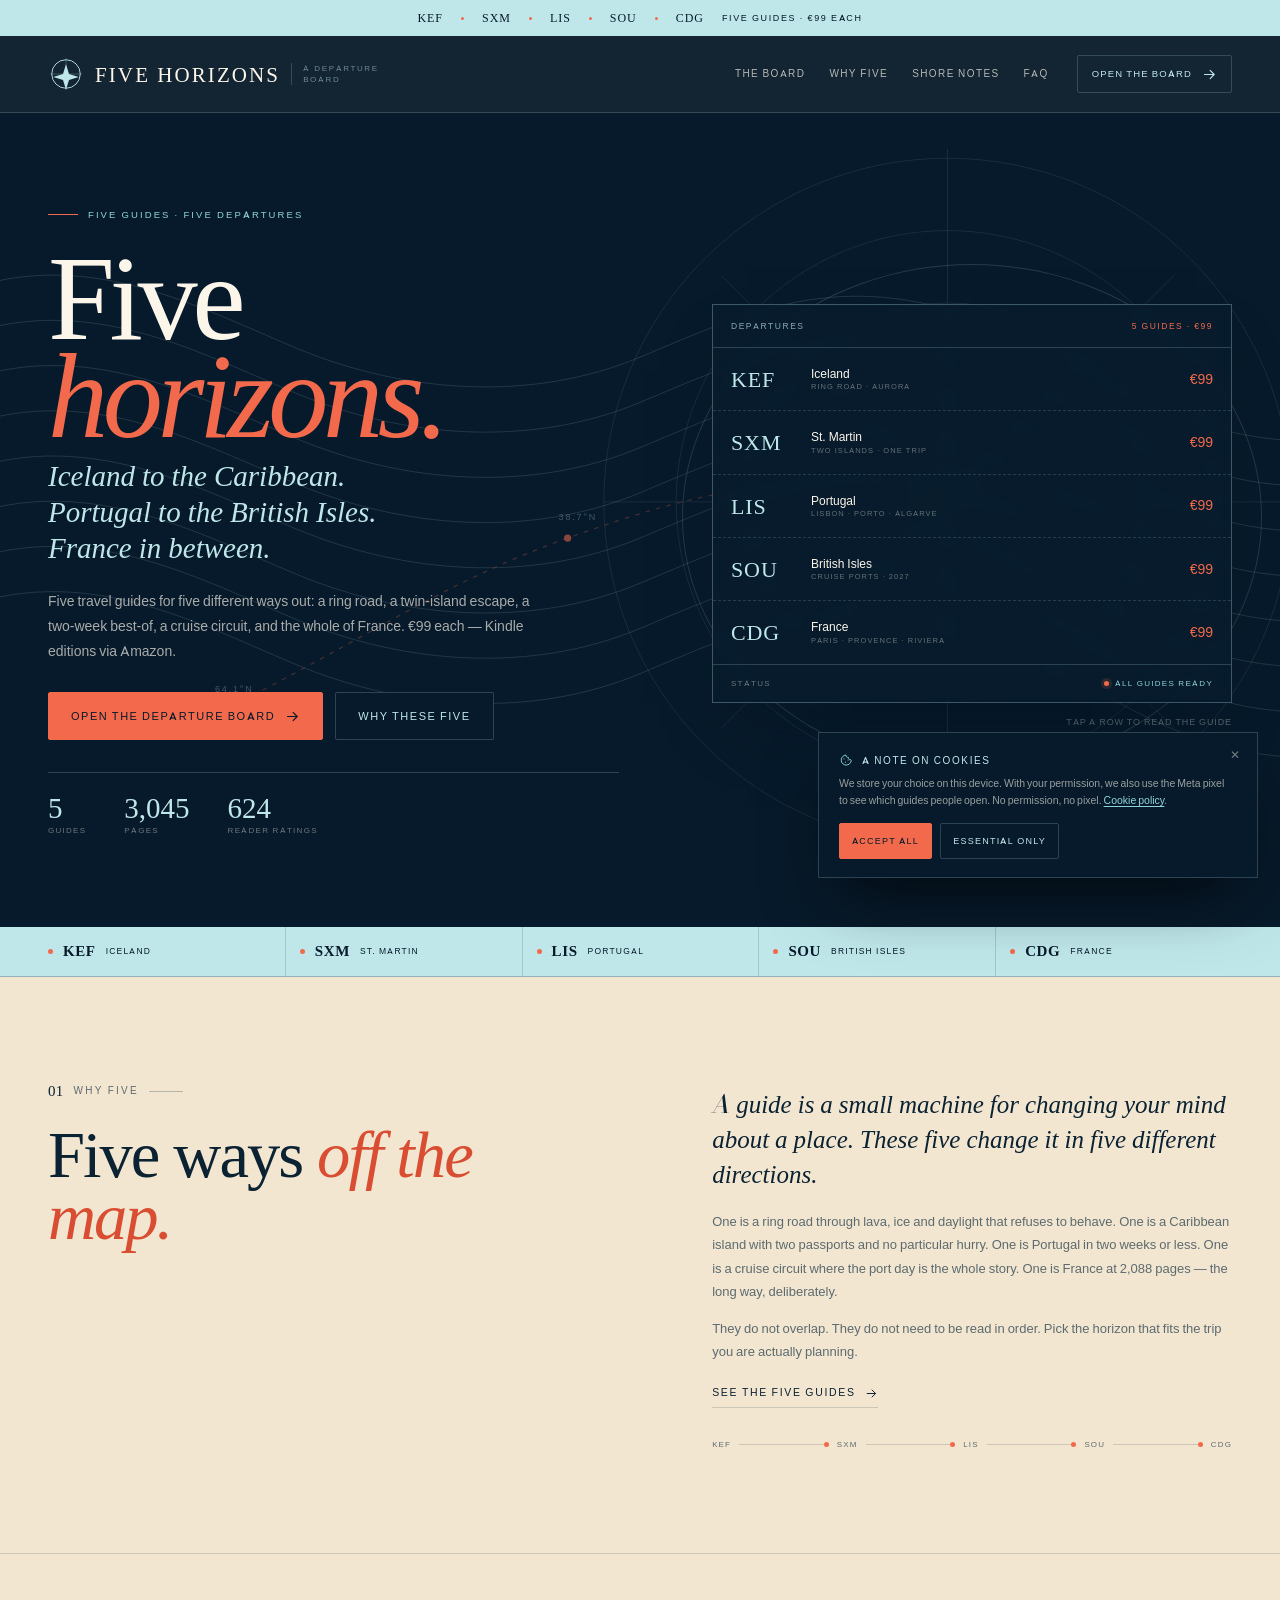
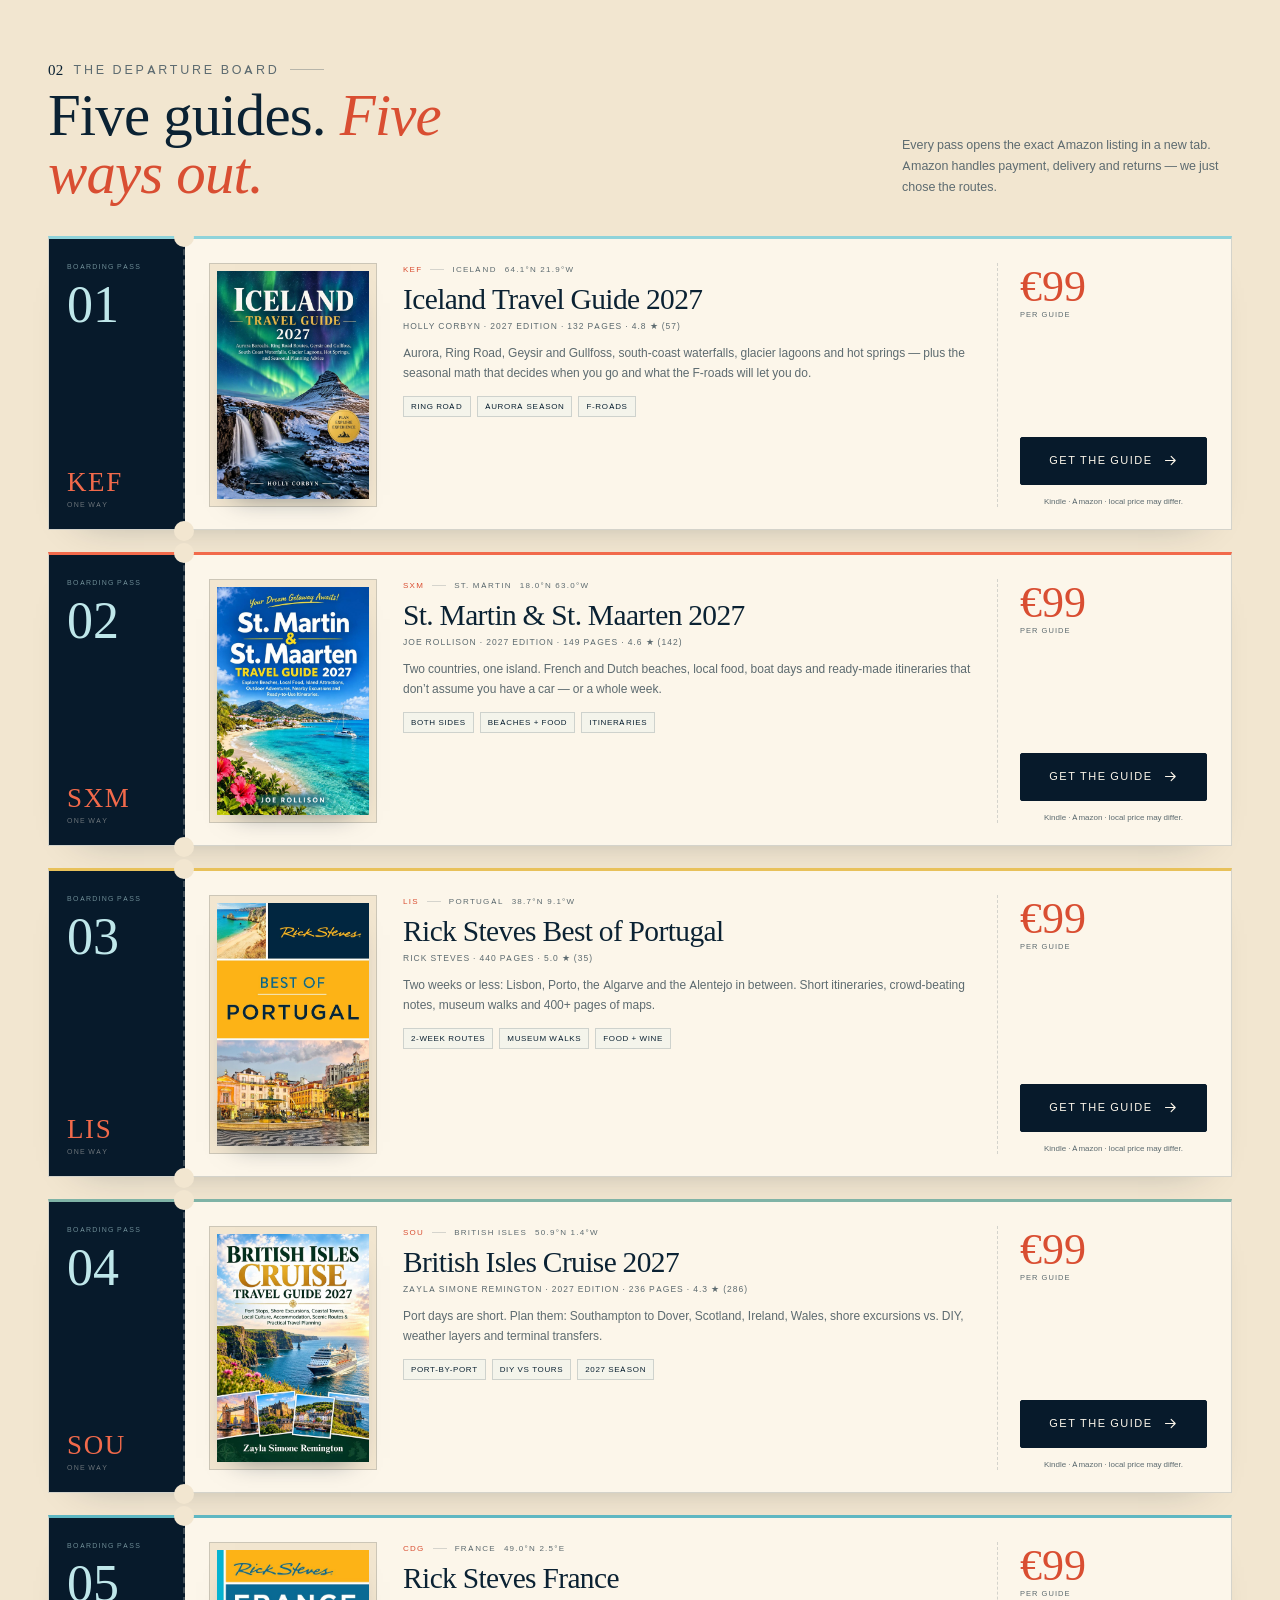
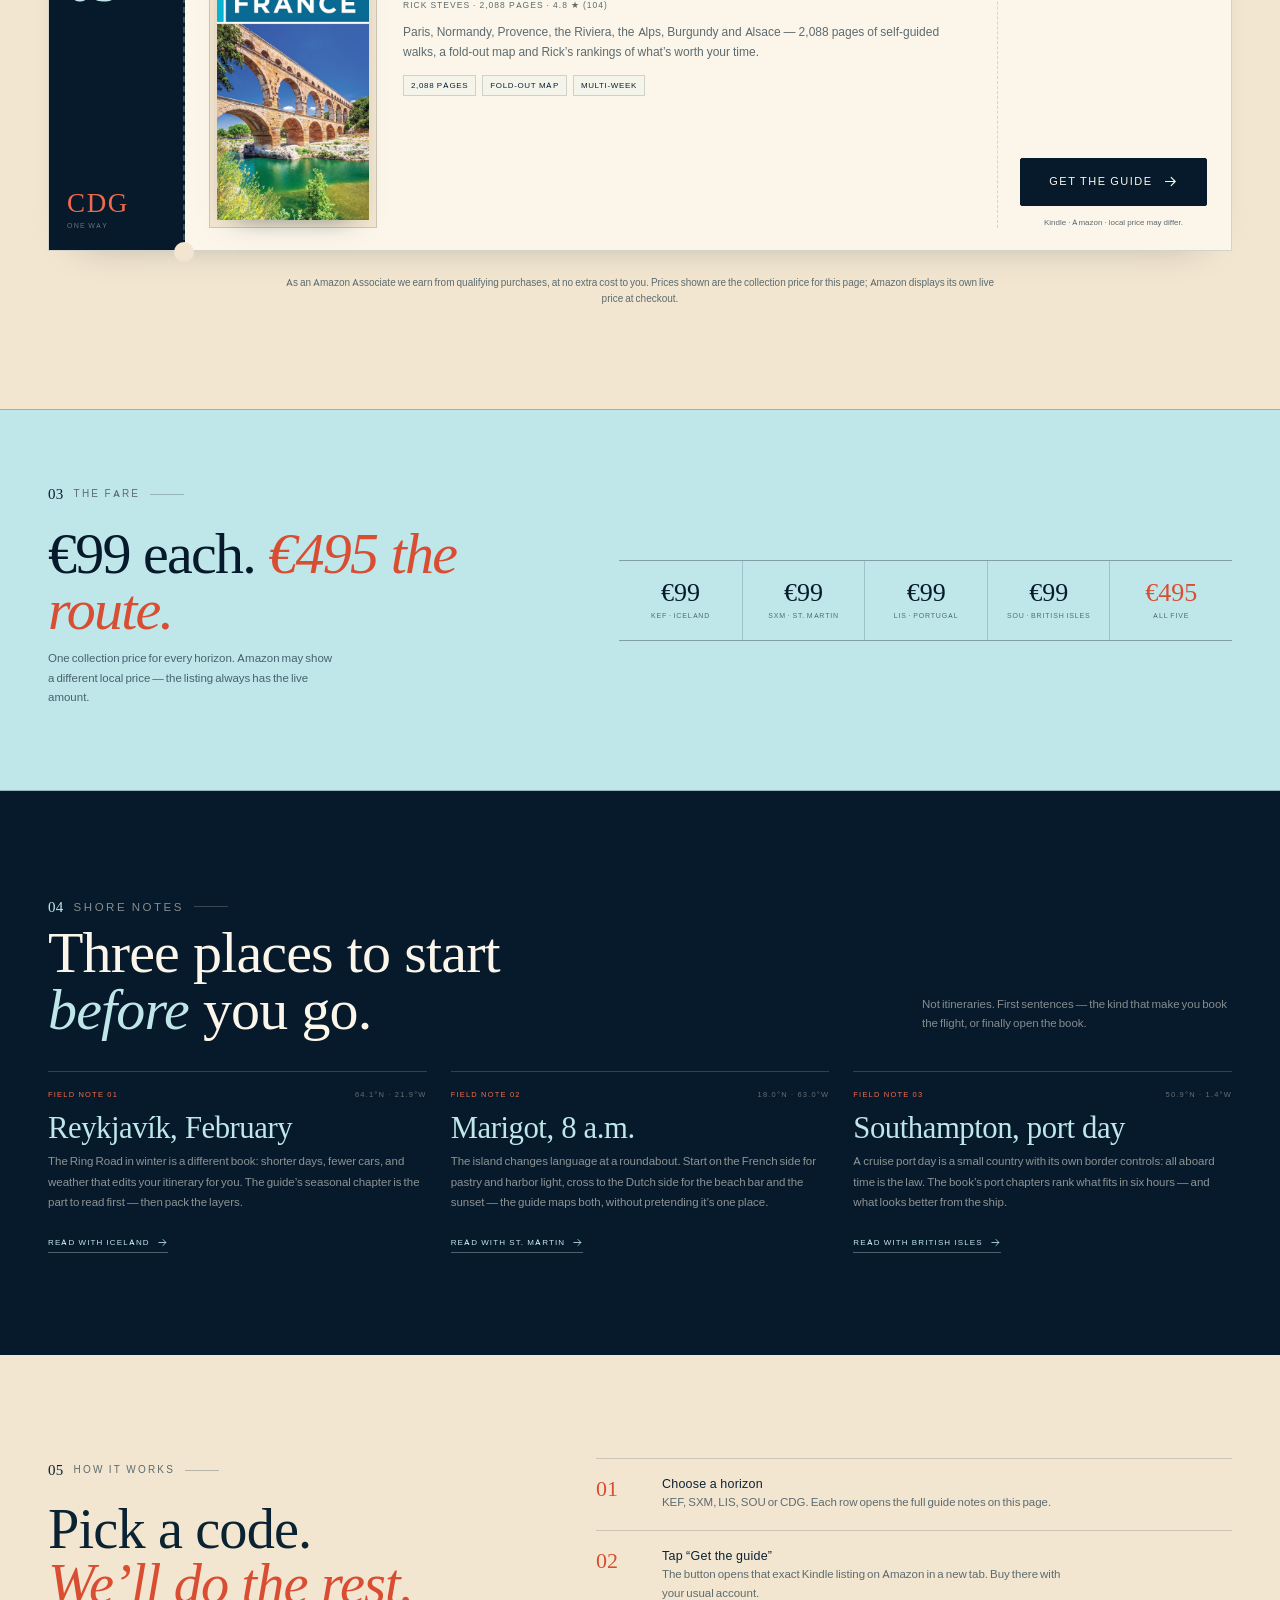
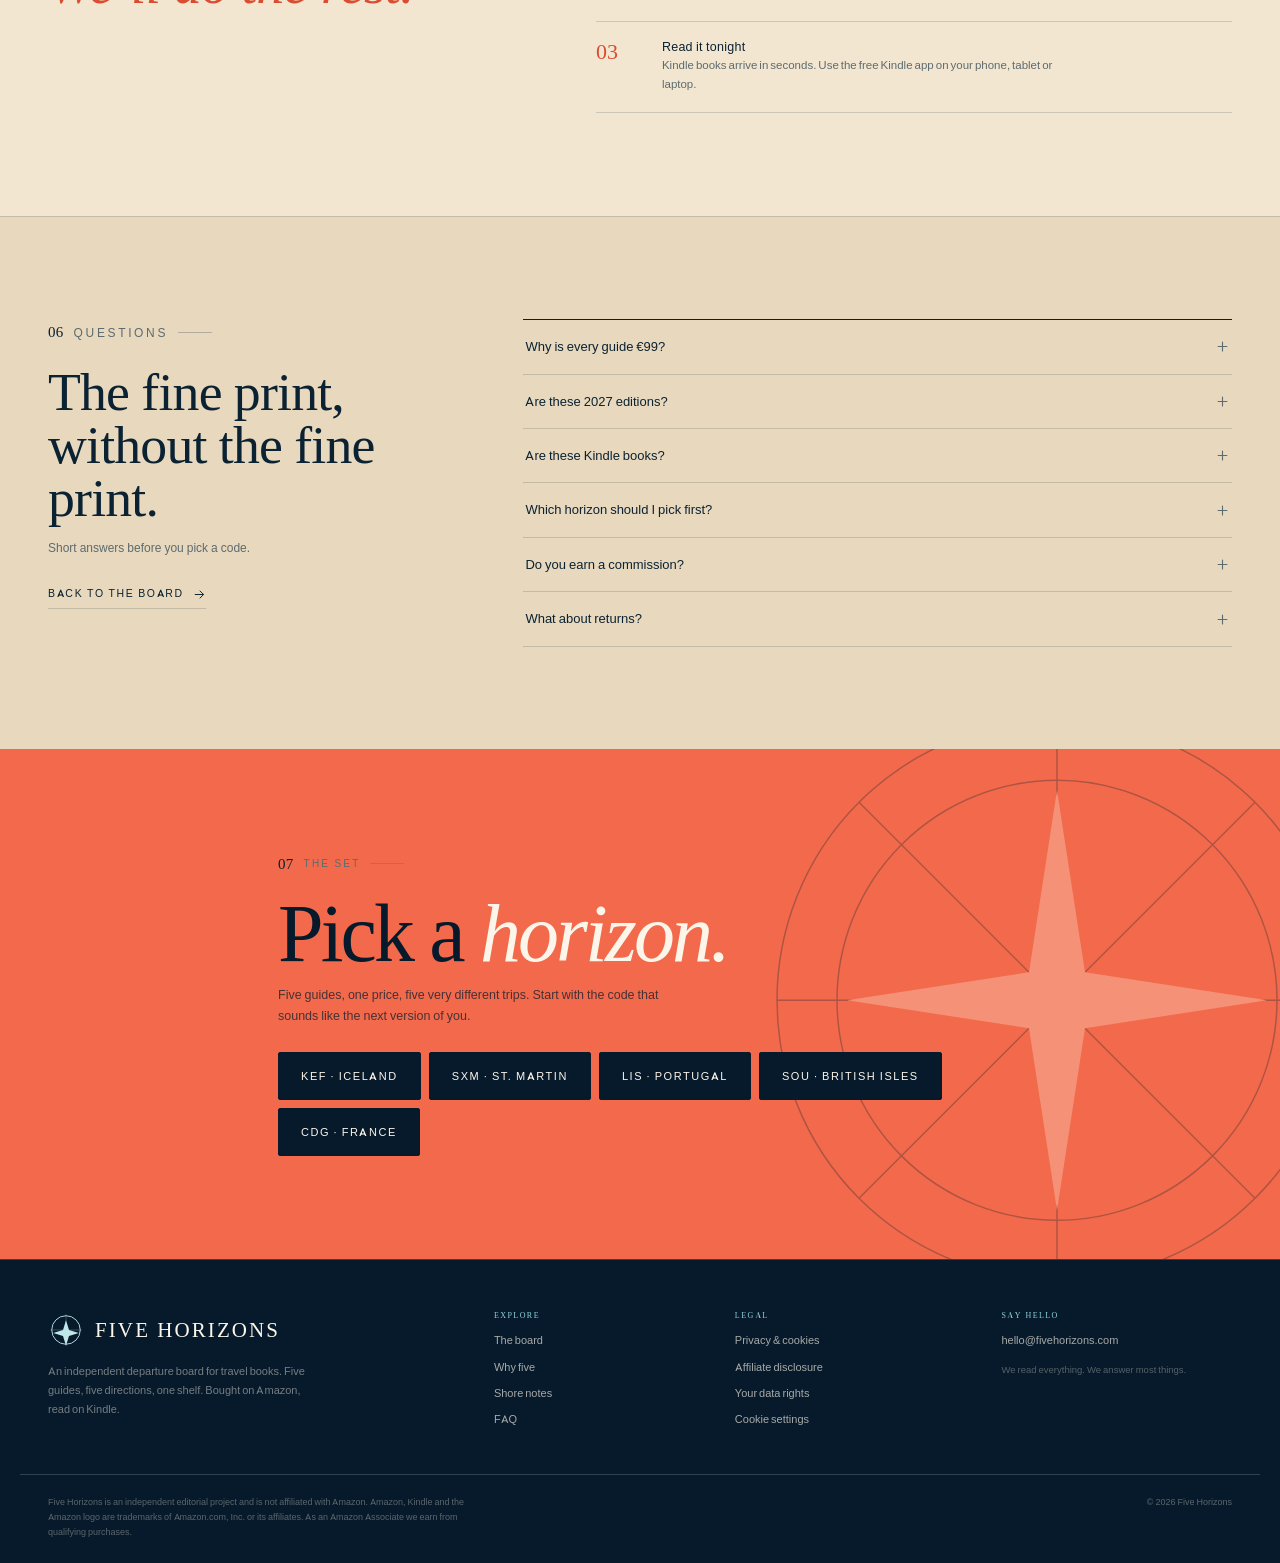
<file: index.html>
<!DOCTYPE html>
<html lang="en">
<head>
<meta charset="utf-8">
<meta name="viewport" content="width=device-width, initial-scale=1">
<title>Five Horizons — Five Travel Guides, One Departure Board</title>
<meta name="description" content="Five travel guides for five departures: Iceland, St. Martin & St. Maarten, Portugal, the British Isles and France. €99 each, Kindle editions via Amazon.">
<meta name="theme-color" content="#071A2B">
<meta property="og:type" content="website">
<meta property="og:site_name" content="Five Horizons">
<meta property="og:title" content="Five Horizons — Five Travel Guides, One Departure Board">
<meta property="og:description" content="Iceland to the Caribbean. Portugal to the British Isles. France in between. Five guides, €99 each, Kindle via Amazon.">
<meta property="og:image" content="assets/og-cover.jpg">
<meta property="og:image:width" content="1200">
<meta property="og:image:height" content="630">
<meta name="twitter:card" content="summary_large_image">
<meta name="twitter:title" content="Five Horizons — Five Travel Guides, One Departure Board">
<meta name="twitter:description" content="Five guides for five departures. €99 each, Kindle via Amazon.">
<meta name="twitter:image" content="assets/og-cover.jpg">

<!-- ============================================================
     META PIXEL — ID 1132671739368372
     Loaded ONLY after cookie consent (see js/main.js).
     Events: PageView, ViewContent, Lead (Get the guide buttons).
     ============================================================ -->
<meta name="fb-pixel-id" content="1132671739368372">

<link rel="icon" href="assets/favicon.svg" type="image/svg+xml">
<link rel="preload" href="assets/fonts/bodoni-moda-normal-500.woff2" as="font" type="font/woff2" crossorigin>
<link rel="preload" href="assets/fonts/outfit-normal-300.woff2" as="font" type="font/woff2" crossorigin>
<link rel="stylesheet" href="assets/fonts/fonts.css">
<link rel="stylesheet" href="css/styles.css">
<script>document.documentElement.classList.add('js');</script>

<script type="application/ld+json">
{
  "@context": "https://schema.org",
  "@type": "ItemList",
  "name": "Five Horizons — travel guides",
  "description": "Five travel guides for Iceland, St. Martin & St. Maarten, Portugal, the British Isles and France. €99 each.",
  "itemListElement": [
    {
      "@type": "ListItem",
      "position": 1,
      "item": {
        "@type": "Book",
        "name": "Iceland Travel Guide 2027",
        "author": { "@type": "Person", "name": "Holly Corbyn" },
        "bookFormat": "https://schema.org/EBook",
        "numberOfPages": 132,
        "image": "https://m.media-amazon.com/images/I/81Vjmgp-OLL._SL1500_.jpg",
        "aggregateRating": { "@type": "AggregateRating", "ratingValue": "4.8", "ratingCount": "57" },
        "offers": { "@type": "Offer", "price": "99.00", "priceCurrency": "EUR", "availability": "https://schema.org/InStock", "url": "https://www.amazon.com/dp/B0HRVRKDC7" }
      }
    },
    {
      "@type": "ListItem",
      "position": 2,
      "item": {
        "@type": "Book",
        "name": "St. Martin & St. Maarten Travel Guide 2027",
        "author": { "@type": "Person", "name": "Joe Rollison" },
        "bookFormat": "https://schema.org/EBook",
        "numberOfPages": 149,
        "image": "https://m.media-amazon.com/images/I/81hCA5O3aNL._SL1500_.jpg",
        "aggregateRating": { "@type": "AggregateRating", "ratingValue": "4.6", "ratingCount": "142" },
        "offers": { "@type": "Offer", "price": "99.00", "priceCurrency": "EUR", "availability": "https://schema.org/InStock", "url": "https://www.amazon.com/dp/B0HPKJYWR5" }
      }
    },
    {
      "@type": "ListItem",
      "position": 3,
      "item": {
        "@type": "Book",
        "name": "Rick Steves Best of Portugal",
        "author": { "@type": "Person", "name": "Rick Steves" },
        "bookFormat": "https://schema.org/EBook",
        "numberOfPages": 440,
        "image": "https://m.media-amazon.com/images/I/81ite96iyLL._SL1500_.jpg",
        "aggregateRating": { "@type": "AggregateRating", "ratingValue": "5.0", "ratingCount": "35" },
        "offers": { "@type": "Offer", "price": "99.00", "priceCurrency": "EUR", "availability": "https://schema.org/InStock", "url": "https://www.amazon.com/dp/B0GQZ4JH5M" }
      }
    },
    {
      "@type": "ListItem",
      "position": 4,
      "item": {
        "@type": "Book",
        "name": "British Isles Cruise Travel Guide 2027",
        "author": { "@type": "Person", "name": "Zayla Simone Remington" },
        "bookFormat": "https://schema.org/EBook",
        "numberOfPages": 236,
        "image": "https://m.media-amazon.com/images/I/81bv8ePtkqL._SL1500_.jpg",
        "aggregateRating": { "@type": "AggregateRating", "ratingValue": "4.3", "ratingCount": "286" },
        "offers": { "@type": "Offer", "price": "99.00", "priceCurrency": "EUR", "availability": "https://schema.org/InStock", "url": "https://www.amazon.com/dp/B0HLJB6Q3L" }
      }
    },
    {
      "@type": "ListItem",
      "position": 5,
      "item": {
        "@type": "Book",
        "name": "Rick Steves France",
        "author": { "@type": "Person", "name": "Rick Steves" },
        "bookFormat": "https://schema.org/EBook",
        "numberOfPages": 2088,
        "image": "https://m.media-amazon.com/images/I/91Qly0UQkJL._SL1500_.jpg",
        "aggregateRating": { "@type": "AggregateRating", "ratingValue": "4.8", "ratingCount": "104" },
        "offers": { "@type": "Offer", "price": "99.00", "priceCurrency": "EUR", "availability": "https://schema.org/InStock", "url": "https://www.amazon.com/dp/B0FPCBSRWN" }
      }
    }
  ]
}
</script>
<script type="application/ld+json">
{
  "@context": "https://schema.org",
  "@type": "FAQPage",
  "mainEntity": [
    { "@type": "Question", "name": "Why is every guide €99?", "acceptedAnswer": { "@type": "Answer", "text": "€99 is the collection price shown on this page for each guide. Amazon sets its own local price and may display a different amount at checkout." } },
    { "@type": "Question", "name": "Are these 2027 editions?", "acceptedAnswer": { "@type": "Answer", "text": "The Iceland, St. Martin & St. Maarten and British Isles guides are 2027 editions. The Rick Steves Portugal and France guides are the current editions; check the Amazon listing for the exact printing." } },
    { "@type": "Question", "name": "Are these Kindle books?", "acceptedAnswer": { "@type": "Answer", "text": "The buttons point to Kindle editions. The same listings may offer paperback or hardcover formats if you prefer paper." } },
    { "@type": "Question", "name": "Do you earn a commission?", "acceptedAnswer": { "@type": "Answer", "text": "Yes. As an Amazon Associate we may earn from qualifying purchases at no extra cost to you." } },
    { "@type": "Question", "name": "Which horizon should I pick first?", "acceptedAnswer": { "@type": "Answer", "text": "Iceland for landscapes and the Ring Road, St. Martin for a beach-and-food escape, Portugal for a two-week best-of, the British Isles for a cruise, and France for a long, deep trip." } }
  ]
}
</script>
</head>
<body>
<a class="skip-link" href="#main">Skip to content</a>

<svg class="sprite" aria-hidden="true" focusable="false" xmlns="http://www.w3.org/2000/svg">
  <symbol id="i-arrow" viewBox="0 0 24 24"><path d="M4 12h15M13 5.5l6.5 6.5-6.5 6.5" fill="none" stroke="currentColor" stroke-width="1.8" stroke-linecap="round" stroke-linejoin="round"/></symbol>
  <symbol id="i-check" viewBox="0 0 24 24"><path d="M4.5 12.5l5 5L19.5 7" fill="none" stroke="currentColor" stroke-width="2" stroke-linecap="round" stroke-linejoin="round"/></symbol>
  <symbol id="i-star" viewBox="0 0 24 24"><path d="M12 3.2l2.7 5.5 6 .9-4.35 4.25 1.03 6-5.38-2.83-5.38 2.83 1.03-6L3.3 9.6l6-.9L12 3.2z" fill="currentColor"/></symbol>
  <symbol id="i-kindle" viewBox="0 0 24 24"><rect x="5" y="2.8" width="14" height="18.4" rx="2" fill="none" stroke="currentColor" stroke-width="1.6"/><path d="M8.5 17.5h7" fill="none" stroke="currentColor" stroke-width="1.6" stroke-linecap="round"/></symbol>
  <symbol id="i-lock" viewBox="0 0 24 24"><rect x="4.5" y="10.2" width="15" height="10.3" rx="2.4" fill="none" stroke="currentColor" stroke-width="1.6"/><path d="M8.2 10.2V7.8a3.8 3.8 0 0 1 7.6 0v2.4" fill="none" stroke="currentColor" stroke-width="1.6"/></symbol>
  <symbol id="i-plus" viewBox="0 0 24 24"><path d="M12 5v14M5 12h14" fill="none" stroke="currentColor" stroke-width="1.8" stroke-linecap="round"/></symbol>
  <symbol id="i-cookie" viewBox="0 0 24 24"><path d="M21 12.5a8.6 8.6 0 1 1-9-9 3.4 3.4 0 0 0 4 4 3.4 3.4 0 0 0 4 4 3.3 3.3 0 0 1 1 1z" fill="none" stroke="currentColor" stroke-width="1.6" stroke-linejoin="round"/><circle cx="8.5" cy="10" r="1" fill="currentColor"/><circle cx="11" cy="15.5" r="1" fill="currentColor"/><circle cx="15.5" cy="12" r="1" fill="currentColor"/></symbol>
  <symbol id="i-compass" viewBox="0 0 48 48"><circle cx="24" cy="24" r="19" fill="none" stroke="currentColor" stroke-width="1.2"/><path d="M24 3v42M3 24h42" stroke="currentColor" stroke-width=".8" opacity=".5"/><path d="M24 11l4 13 13 4-13 4-4 13-4-13-13-4 13-4z" fill="currentColor"/></symbol>
</svg>

<div class="topbar">
  <div class="container topbar__inner">
    <span class="topbar__code">KEF</span><i class="topbar__sep" aria-hidden="true"></i>
    <span class="topbar__code">SXM</span><i class="topbar__sep" aria-hidden="true"></i>
    <span class="topbar__code">LIS</span><i class="topbar__sep" aria-hidden="true"></i>
    <span class="topbar__code">SOU</span><i class="topbar__sep" aria-hidden="true"></i>
    <span class="topbar__code">CDG</span>
    <span>Five guides · €99 each</span>
  </div>
</div>

<header class="site-header">
  <div class="container header__inner">
    <a class="logo" href="#top" aria-label="Five Horizons — back to top">
      <span class="logo__mark" aria-hidden="true">
        <svg viewBox="0 0 48 48"><circle cx="24" cy="24" r="19" fill="none" stroke="currentColor" stroke-width="1.2"/><path d="M24 3v42M3 24h42" stroke="currentColor" stroke-width=".7" opacity=".5"/><path d="M24 11l4 13 13 4-13 4-4 13-4-13-13-4 13-4z" fill="currentColor"/></svg>
      </span>
      <span class="logo__text">FIVE HORIZONS</span>
      <span class="logo__sub">A departure<br>board</span>
    </a>
    <nav class="nav" aria-label="Primary">
      <a href="#board">The board</a>
      <a href="#idea">Why five</a>
      <a href="#notes">Shore notes</a>
      <a href="#faq">FAQ</a>
    </nav>
    <a class="btn btn--small btn--outline header__cta" href="#board">Open the board <svg class="ic"><use href="#i-arrow"/></svg></a>
  </div>
</header>

<main id="main">

  <!-- ============================== HERO ============================== -->
  <section class="hero" id="top">
    <div class="hero__map" aria-hidden="true">
      <svg viewBox="0 0 1440 900" preserveAspectRatio="xMidYMid slice">
        <g fill="none" stroke="#BFE7EA" stroke-width="1" opacity=".28">
          <path d="M-80 220c160-90 300-10 420 40s260 60 380 10 220-100 380-40 220 150 420 130"/>
          <path d="M-80 270c160-90 300-10 420 40s260 60 380 10 220-100 380-40 220 150 420 130"/>
          <path d="M-80 320c160-90 300-10 420 40s260 60 380 10 220-100 380-40 220 150 420 130"/>
          <path d="M-80 370c160-90 300-10 420 40s260 60 380 10 220-100 380-40 220 150 420 130"/>
          <path d="M-80 420c160-90 300-10 420 40s260 60 380 10 220-100 380-40 220 150 420 130"/>
          <path d="M-80 470c160-90 300-10 420 40s260 60 380 10 220-100 380-40 220 150 420 130"/>
          <path d="M-80 520c160-90 300-10 420 40s260 60 380 10 220-100 380-40 220 150 420 130"/>
          <path d="M-80 570c160-90 300-10 420 40s260 60 380 10 220-100 380-40 220 150 420 130"/>
        </g>
        <g fill="none" stroke="#BFE7EA" stroke-width="1" opacity=".18">
          <circle cx="1060" cy="430" r="220"/>
          <circle cx="1060" cy="430" r="300"/>
          <circle cx="1060" cy="430" r="380"/>
          <path d="M1060 40v780M680 430h760"/>
          <path d="M810 180l500 500M1310 180L810 680"/>
        </g>
        <g fill="none" stroke="#F26A4B" stroke-width="1.4" opacity=".45" stroke-dasharray="5 7">
          <path d="M260 660C420 580 500 520 640 470s250-80 400-40"/>
        </g>
        <g fill="#F26A4B">
          <circle cx="260" cy="660" r="4"/>
          <circle cx="640" cy="470" r="4"/>
          <circle cx="1040" cy="430" r="4"/>
        </g>
        <g fill="#BFE7EA" font-family="Outfit,sans-serif" font-size="10" letter-spacing="2" opacity=".55">
          <text x="250" y="640">64.1°N</text>
          <text x="630" y="450">38.7°N</text>
          <text x="1050" y="410">49.0°N</text>
        </g>
      </svg>
    </div>

    <div class="container hero__grid">
      <div class="hero__copy">
        <p class="eyebrow">Five guides · Five departures</p>
        <h1>Five <em>horizons.</em></h1>
        <p class="hero__sub">Iceland to the Caribbean. Portugal to the British Isles. France in between.</p>
        <p class="hero__lede">Five travel guides for five different ways out: a ring road, a twin-island escape, a two-week best-of, a cruise circuit, and the whole of France. €99 each — Kindle editions via Amazon.</p>
        <div class="hero__actions">
          <a class="btn btn--coral" href="#board">Open the departure board <svg class="ic"><use href="#i-arrow"/></svg></a>
          <a class="btn btn--outline" href="#idea">Why these five</a>
        </div>
        <dl class="hero__stats">
          <div><dt>5</dt><dd>guides</dd></div>
          <div><dt>3,045</dt><dd>pages</dd></div>
          <div><dt>624</dt><dd>reader ratings</dd></div>
        </dl>
      </div>

      <div class="board-wrap">
        <div class="board" aria-label="Departure board of travel guides">
          <div class="board__top"><span>Departures</span><b>5 guides · €99</b></div>
          <a class="board__row" href="#iceland">
            <span class="board__code">KEF</span>
            <span class="board__dest">Iceland<small>Ring Road · Aurora</small></span>
            <span class="board__fare">€99</span>
          </a>
          <a class="board__row" href="#sxm">
            <span class="board__code">SXM</span>
            <span class="board__dest">St. Martin<small>Two islands · One trip</small></span>
            <span class="board__fare">€99</span>
          </a>
          <a class="board__row" href="#portugal">
            <span class="board__code">LIS</span>
            <span class="board__dest">Portugal<small>Lisbon · Porto · Algarve</small></span>
            <span class="board__fare">€99</span>
          </a>
          <a class="board__row" href="#british">
            <span class="board__code">SOU</span>
            <span class="board__dest">British Isles<small>Cruise ports · 2027</small></span>
            <span class="board__fare">€99</span>
          </a>
          <a class="board__row" href="#france">
            <span class="board__code">CDG</span>
            <span class="board__dest">France<small>Paris · Provence · Riviera</small></span>
            <span class="board__fare">€99</span>
          </a>
          <div class="board__foot"><span>Status</span><span class="board__status">All guides ready</span></div>
        </div>
        <p class="board-note">Tap a row to read the guide</p>
      </div>
    </div>
  </section>

  <div class="route-strip" aria-hidden="true">
    <div class="container route-strip__inner">
      <div class="route-stop"><i></i><b>KEF</b> Iceland</div>
      <div class="route-stop"><i></i><b>SXM</b> St. Martin</div>
      <div class="route-stop"><i></i><b>LIS</b> Portugal</div>
      <div class="route-stop"><i></i><b>SOU</b> British Isles</div>
      <div class="route-stop"><i></i><b>CDG</b> France</div>
    </div>
  </div>

  <!-- ============================== IDEA ============================== -->
  <section class="section idea" id="idea">
    <div class="container idea__grid">
      <div>
        <p class="kicker"><b>01</b> Why five</p>
        <h2>Five ways <em>off the map.</em></h2>
      </div>
      <div class="idea__body">
        <p class="lede">A guide is a small machine for changing your mind about a place. These five change it in five different directions.</p>
        <p>One is a ring road through lava, ice and daylight that refuses to behave. One is a Caribbean island with two passports and no particular hurry. One is Portugal in two weeks or less. One is a cruise circuit where the port day is the whole story. One is France at 2,088 pages — the long way, deliberately.</p>
        <p>They do not overlap. They do not need to be read in order. Pick the horizon that fits the trip you are actually planning.</p>
        <a class="link-arrow" href="#board">See the five guides <svg class="ic"><use href="#i-arrow"/></svg></a>
        <div class="idea__rule"><span>KEF</span><i></i><span>SXM</span><i></i><span>LIS</span><i></i><span>SOU</span><i></i><span>CDG</span></div>
      </div>
    </div>
  </section>

  <!-- ============================== BOARD / PASSES ============================== -->
  <section class="board-section" id="board">
    <div class="container">
      <div class="board-section__head">
        <div>
          <p class="kicker"><b>02</b> The departure board</p>
          <h2>Five guides. <em>Five ways out.</em></h2>
        </div>
        <p>Every pass opens the exact Amazon listing in a new tab. Amazon handles payment, delivery and returns — we just chose the routes.</p>
      </div>

      <div class="passes">

        <!-- ICELAND -->
        <article class="pass reveal" id="iceland" style="--accent:#8FD3DA">
          <div class="pass__stub">
            <span class="pass__label">Boarding pass</span>
            <span class="pass__no">01</span>
            <span class="pass__code">KEF</span>
            <span class="pass__one">One way</span>
          </div>
          <div class="pass__body">
            <div class="pass__cover"><img src="assets/covers/iceland.jpg" alt="Cover of Iceland Travel Guide 2027" width="1000" height="1500" loading="lazy"></div>
            <div class="pass__main">
              <p class="pass__route"><b>KEF</b><i></i> Iceland <span>64.1°N 21.9°W</span></p>
              <h3>Iceland Travel Guide 2027</h3>
              <p class="pass__by">Holly Corbyn · 2027 edition · 132 pages · 4.8 ★ (57)</p>
              <p class="pass__desc">Aurora, Ring Road, Geysir and Gullfoss, south-coast waterfalls, glacier lagoons and hot springs — plus the seasonal math that decides when you go and what the F-roads will let you do.</p>
              <ul class="tags"><li>Ring Road</li><li>Aurora season</li><li>F-roads</li></ul>
            </div>
            <div class="pass__buy">
              <div class="pass__price">€99<small>per guide</small></div>
              <a class="btn btn--navy" href="https://www.amazon.com/dp/B0HRVRKDC7" target="_blank" rel="noopener sponsored"
                 data-lead data-asin="B0HRVRKDC7" data-title="Iceland Travel Guide 2027" data-price="99.00" data-currency="EUR">
                Get the guide <svg class="ic"><use href="#i-arrow"/></svg>
              </a>
              <p class="pass__micro">Kindle · Amazon · local price may differ.</p>
            </div>
          </div>
        </article>

        <!-- SXM -->
        <article class="pass reveal" id="sxm" style="--accent:#F26A4B">
          <div class="pass__stub">
            <span class="pass__label">Boarding pass</span>
            <span class="pass__no">02</span>
            <span class="pass__code">SXM</span>
            <span class="pass__one">One way</span>
          </div>
          <div class="pass__body">
            <div class="pass__cover"><img src="assets/covers/sxm.jpg" alt="Cover of St. Martin and St. Maarten Travel Guide 2027" width="1000" height="1500" loading="lazy"></div>
            <div class="pass__main">
              <p class="pass__route"><b>SXM</b><i></i> St. Martin <span>18.0°N 63.0°W</span></p>
              <h3>St. Martin &amp; St. Maarten 2027</h3>
              <p class="pass__by">Joe Rollison · 2027 edition · 149 pages · 4.6 ★ (142)</p>
              <p class="pass__desc">Two countries, one island. French and Dutch beaches, local food, boat days and ready-made itineraries that don’t assume you have a car — or a whole week.</p>
              <ul class="tags"><li>Both sides</li><li>Beaches + food</li><li>Itineraries</li></ul>
            </div>
            <div class="pass__buy">
              <div class="pass__price">€99<small>per guide</small></div>
              <a class="btn btn--navy" href="https://www.amazon.com/dp/B0HPKJYWR5" target="_blank" rel="noopener sponsored"
                 data-lead data-asin="B0HPKJYWR5" data-title="St. Martin & St. Maarten Travel Guide 2027" data-price="99.00" data-currency="EUR">
                Get the guide <svg class="ic"><use href="#i-arrow"/></svg>
              </a>
              <p class="pass__micro">Kindle · Amazon · local price may differ.</p>
            </div>
          </div>
        </article>

        <!-- PORTUGAL -->
        <article class="pass reveal" id="portugal" style="--accent:#E8C15A">
          <div class="pass__stub">
            <span class="pass__label">Boarding pass</span>
            <span class="pass__no">03</span>
            <span class="pass__code">LIS</span>
            <span class="pass__one">One way</span>
          </div>
          <div class="pass__body">
            <div class="pass__cover"><img src="assets/covers/portugal.jpg" alt="Cover of Rick Steves Best of Portugal" width="938" height="1500" loading="lazy"></div>
            <div class="pass__main">
              <p class="pass__route"><b>LIS</b><i></i> Portugal <span>38.7°N 9.1°W</span></p>
              <h3>Rick Steves Best of Portugal</h3>
              <p class="pass__by">Rick Steves · 440 pages · 5.0 ★ (35)</p>
              <p class="pass__desc">Two weeks or less: Lisbon, Porto, the Algarve and the Alentejo in between. Short itineraries, crowd-beating notes, museum walks and 400+ pages of maps.</p>
              <ul class="tags"><li>2-week routes</li><li>Museum walks</li><li>Food + wine</li></ul>
            </div>
            <div class="pass__buy">
              <div class="pass__price">€99<small>per guide</small></div>
              <a class="btn btn--navy" href="https://www.amazon.com/dp/B0GQZ4JH5M" target="_blank" rel="noopener sponsored"
                 data-lead data-asin="B0GQZ4JH5M" data-title="Rick Steves Best of Portugal" data-price="99.00" data-currency="EUR">
                Get the guide <svg class="ic"><use href="#i-arrow"/></svg>
              </a>
              <p class="pass__micro">Kindle · Amazon · local price may differ.</p>
            </div>
          </div>
        </article>

        <!-- BRITISH ISLES -->
        <article class="pass reveal" id="british" style="--accent:#7FB3A6">
          <div class="pass__stub">
            <span class="pass__label">Boarding pass</span>
            <span class="pass__no">04</span>
            <span class="pass__code">SOU</span>
            <span class="pass__one">One way</span>
          </div>
          <div class="pass__body">
            <div class="pass__cover"><img src="assets/covers/british.jpg" alt="Cover of British Isles Cruise Travel Guide 2027" width="1000" height="1500" loading="lazy"></div>
            <div class="pass__main">
              <p class="pass__route"><b>SOU</b><i></i> British Isles <span>50.9°N 1.4°W</span></p>
              <h3>British Isles Cruise 2027</h3>
              <p class="pass__by">Zayla Simone Remington · 2027 edition · 236 pages · 4.3 ★ (286)</p>
              <p class="pass__desc">Port days are short. Plan them: Southampton to Dover, Scotland, Ireland, Wales, shore excursions vs. DIY, weather layers and terminal transfers.</p>
              <ul class="tags"><li>Port-by-port</li><li>DIY vs tours</li><li>2027 season</li></ul>
            </div>
            <div class="pass__buy">
              <div class="pass__price">€99<small>per guide</small></div>
              <a class="btn btn--navy" href="https://www.amazon.com/dp/B0HLJB6Q3L" target="_blank" rel="noopener sponsored"
                 data-lead data-asin="B0HLJB6Q3L" data-title="British Isles Cruise Travel Guide 2027" data-price="99.00" data-currency="EUR">
                Get the guide <svg class="ic"><use href="#i-arrow"/></svg>
              </a>
              <p class="pass__micro">Kindle · Amazon · local price may differ.</p>
            </div>
          </div>
        </article>

        <!-- FRANCE -->
        <article class="pass reveal" id="france" style="--accent:#5EB7C2">
          <div class="pass__stub">
            <span class="pass__label">Boarding pass</span>
            <span class="pass__no">05</span>
            <span class="pass__code">CDG</span>
            <span class="pass__one">One way</span>
          </div>
          <div class="pass__body">
            <div class="pass__cover"><img src="assets/covers/france.jpg" alt="Cover of Rick Steves France" width="844" height="1500" loading="lazy"></div>
            <div class="pass__main">
              <p class="pass__route"><b>CDG</b><i></i> France <span>49.0°N 2.5°E</span></p>
              <h3>Rick Steves France</h3>
              <p class="pass__by">Rick Steves · 2,088 pages · 4.8 ★ (104)</p>
              <p class="pass__desc">Paris, Normandy, Provence, the Riviera, the Alps, Burgundy and Alsace — 2,088 pages of self-guided walks, a fold-out map and Rick’s rankings of what’s worth your time.</p>
              <ul class="tags"><li>2,088 pages</li><li>Fold-out map</li><li>Multi-week</li></ul>
            </div>
            <div class="pass__buy">
              <div class="pass__price">€99<small>per guide</small></div>
              <a class="btn btn--navy" href="https://www.amazon.com/dp/B0FPCBSRWN" target="_blank" rel="noopener sponsored"
                 data-lead data-asin="B0FPCBSRWN" data-title="Rick Steves France" data-price="99.00" data-currency="EUR">
                Get the guide <svg class="ic"><use href="#i-arrow"/></svg>
              </a>
              <p class="pass__micro">Kindle · Amazon · local price may differ.</p>
            </div>
          </div>
        </article>

      </div>

      <p class="passes__note" style="max-width:720px;margin:24px auto 0;text-align:center;font-size:10px;line-height:1.6;color:var(--muted)">
        As an Amazon Associate we earn from qualifying purchases, at no extra cost to you. Prices shown are the collection price for this page; Amazon displays its own live price at checkout.
      </p>
    </div>
  </section>

  <!-- ============================== FARE ============================== -->
  <section class="fare-band">
    <div class="container fare-band__grid">
      <div>
        <p class="kicker"><b>03</b> The fare</p>
        <h2>€99 each. <em>€495 the route.</em></h2>
        <p class="fare-band__note">One collection price for every horizon. Amazon may show a different local price — the listing always has the live amount.</p>
      </div>
      <div class="fare-row" aria-label="Prices">
        <div class="fare-cell"><b>€99</b><span>KEF · Iceland</span></div>
        <div class="fare-cell"><b>€99</b><span>SXM · St. Martin</span></div>
        <div class="fare-cell"><b>€99</b><span>LIS · Portugal</span></div>
        <div class="fare-cell"><b>€99</b><span>SOU · British Isles</span></div>
        <div class="fare-cell fare-cell--set"><b>€495</b><span>All five</span></div>
      </div>
    </div>
  </section>

  <!-- ============================== SHORE NOTES ============================== -->
  <section class="section notes" id="notes">
    <div class="container">
      <div class="notes__head">
        <div>
          <p class="kicker kicker--light"><b>04</b> Shore notes</p>
          <h2>Three places to start <em>before</em> you go.</h2>
        </div>
        <p>Not itineraries. First sentences — the kind that make you book the flight, or finally open the book.</p>
      </div>
      <div class="notes__grid">
        <article class="note reveal">
          <div class="note__label">Field note 01 <span>64.1°N · 21.9°W</span></div>
          <h3>Reykjavík, February</h3>
          <p>The Ring Road in winter is a different book: shorter days, fewer cars, and weather that edits your itinerary for you. The guide’s seasonal chapter is the part to read first — then pack the layers.</p>
          <a class="note__link" href="#iceland">Read with Iceland <svg class="ic"><use href="#i-arrow"/></svg></a>
        </article>
        <article class="note reveal">
          <div class="note__label">Field note 02 <span>18.0°N · 63.0°W</span></div>
          <h3>Marigot, 8 a.m.</h3>
          <p>The island changes language at a roundabout. Start on the French side for pastry and harbor light, cross to the Dutch side for the beach bar and the sunset — the guide maps both, without pretending it’s one place.</p>
          <a class="note__link" href="#sxm">Read with St. Martin <svg class="ic"><use href="#i-arrow"/></svg></a>
        </article>
        <article class="note reveal">
          <div class="note__label">Field note 03 <span>50.9°N · 1.4°W</span></div>
          <h3>Southampton, port day</h3>
          <p>A cruise port day is a small country with its own border controls: all aboard time is the law. The book’s port chapters rank what fits in six hours — and what looks better from the ship.</p>
          <a class="note__link" href="#british">Read with British Isles <svg class="ic"><use href="#i-arrow"/></svg></a>
        </article>
      </div>
    </div>
  </section>

  <!-- ============================== HOW ============================== -->
  <section class="section how">
    <div class="container how__grid">
      <div>
        <p class="kicker"><b>05</b> How it works</p>
        <h2>Pick a code. <em>We’ll do the rest.</em></h2>
      </div>
      <div class="how__steps">
        <div class="how__step">
          <span class="how__num">01</span>
          <div><h3>Choose a horizon</h3><p>KEF, SXM, LIS, SOU or CDG. Each row opens the full guide notes on this page.</p></div>
        </div>
        <div class="how__step">
          <span class="how__num">02</span>
          <div><h3>Tap “Get the guide”</h3><p>The button opens that exact Kindle listing on Amazon in a new tab. Buy there with your usual account.</p></div>
        </div>
        <div class="how__step">
          <span class="how__num">03</span>
          <div><h3>Read it tonight</h3><p>Kindle books arrive in seconds. Use the free Kindle app on your phone, tablet or laptop.</p></div>
        </div>
      </div>
    </div>
  </section>

  <!-- ============================== FAQ ============================== -->
  <section class="section faq" id="faq">
    <div class="container faq__grid">
      <div class="faq__intro">
        <p class="kicker"><b>06</b> Questions</p>
        <h2>The fine print,<br>without the fine print.</h2>
        <p>Short answers before you pick a code.</p>
        <a class="link-arrow" href="#board">Back to the board <svg class="ic"><use href="#i-arrow"/></svg></a>
      </div>
      <div class="faq__list">
        <details>
          <summary><span>Why is every guide €99?</span><svg class="ic faq__icon"><use href="#i-plus"/></svg></summary>
          <p>€99 is the collection price shown on this page for each guide. Amazon sets its own local price and may show a different amount at checkout — the listing always has the live price.</p>
        </details>
        <details>
          <summary><span>Are these 2027 editions?</span><svg class="ic faq__icon"><use href="#i-plus"/></svg></summary>
          <p>Iceland, St. Martin &amp; St. Maarten and the British Isles guides are 2027 editions. The Rick Steves Portugal and France guides are the current editions; check the Amazon listing for the exact printing.</p>
        </details>
        <details>
          <summary><span>Are these Kindle books?</span><svg class="ic faq__icon"><use href="#i-plus"/></svg></summary>
          <p>The buttons point to Kindle editions. The same listings may offer paperback or hardcover formats if you prefer paper — switch the format on Amazon before checkout.</p>
        </details>
        <details>
          <summary><span>Which horizon should I pick first?</span><svg class="ic faq__icon"><use href="#i-plus"/></svg></summary>
          <p><strong>Iceland</strong> for landscapes and the Ring Road. <strong>St. Martin</strong> for a beach-and-food escape. <strong>Portugal</strong> for a two-week best-of. <strong>The British Isles</strong> for a cruise. <strong>France</strong> for a long, deep trip.</p>
        </details>
        <details>
          <summary><span>Do you earn a commission?</span><svg class="ic faq__icon"><use href="#i-plus"/></svg></summary>
          <p>Yes. As an Amazon Associate we may earn from qualifying purchases at no extra cost to you. It does not change which guides we recommend.</p>
        </details>
        <details>
          <summary><span>What about returns?</span><svg class="ic faq__icon"><use href="#i-plus"/></svg></summary>
          <p>Payment, delivery and returns are handled by Amazon under its own policies. This site never sees your card details.</p>
        </details>
      </div>
    </div>
  </section>

  <!-- ============================== FINAL ============================== -->
  <section class="final">
    <div class="final__compass" aria-hidden="true">
      <svg viewBox="0 0 600 600"><g fill="none" stroke="#071A2B" stroke-width="1.5"><circle cx="300" cy="300" r="220"/><circle cx="300" cy="300" r="280"/><path d="M300 20v560M20 300h560M102 102l396 396M498 102L102 498"/></g><path d="M300 90l28 182 182 28-182 28-28 182-28-182-182-28 182-28z" fill="#FCF6EA"/></svg>
    </div>
    <div class="container final__inner">
      <p class="kicker"><b>07</b> The set</p>
      <h2>Pick a <em>horizon.</em></h2>
      <p class="final__sub">Five guides, one price, five very different trips. Start with the code that sounds like the next version of you.</p>
      <div class="final__codes">
        <a class="btn btn--navy" href="#iceland">KEF · Iceland</a>
        <a class="btn btn--navy" href="#sxm">SXM · St. Martin</a>
        <a class="btn btn--navy" href="#portugal">LIS · Portugal</a>
        <a class="btn btn--navy" href="#british">SOU · British Isles</a>
        <a class="btn btn--navy" href="#france">CDG · France</a>
      </div>
    </div>
  </section>

</main>

<footer class="footer">
  <div class="container footer__top">
    <div class="footer__brand">
      <a class="logo" href="#top" aria-label="Five Horizons — back to top">
        <span class="logo__mark" aria-hidden="true">
          <svg viewBox="0 0 48 48"><circle cx="24" cy="24" r="19" fill="none" stroke="currentColor" stroke-width="1.2"/><path d="M24 3v42M3 24h42" stroke="currentColor" stroke-width=".7" opacity=".5"/><path d="M24 11l4 13 13 4-13 4-4 13-4-13-13-4 13-4z" fill="currentColor"/></svg>
        </span>
        <span class="logo__text">FIVE HORIZONS</span>
      </a>
      <p>An independent departure board for travel books. Five guides, five directions, one shelf. Bought on Amazon, read on Kindle.</p>
    </div>
    <nav class="footer__col" aria-label="Explore">
      <h3>Explore</h3>
      <a href="#board">The board</a>
      <a href="#idea">Why five</a>
      <a href="#notes">Shore notes</a>
      <a href="#faq">FAQ</a>
    </nav>
    <nav class="footer__col" aria-label="Legal">
      <h3>Legal</h3>
      <a href="privacy.html">Privacy &amp; cookies</a>
      <a href="privacy.html#affiliate">Affiliate disclosure</a>
      <a href="privacy.html#rights">Your data rights</a>
      <button type="button" class="footer__cookie" data-cookie-settings>Cookie settings</button>
    </nav>
    <div class="footer__col">
      <h3>Say hello</h3>
      <a href="mailto:hello@fivehorizons.com">hello@fivehorizons.com</a>
      <p class="footer__small">We read everything. We answer most things.</p>
    </div>
  </div>
  <div class="container footer__legal">
    <p>Five Horizons is an independent editorial project and is not affiliated with Amazon. Amazon, Kindle and the Amazon logo are trademarks of Amazon.com, Inc. or its affiliates. As an Amazon Associate we earn from qualifying purchases.</p>
    <p class="footer__copy">© <span id="year">2026</span> Five Horizons</p>
  </div>
</footer>

<aside class="cookie" id="cookieBanner" aria-labelledby="cookieTitle" aria-describedby="cookieText" hidden>
  <div class="cookie__top"><svg class="ic"><use href="#i-cookie"/></svg><h2 id="cookieTitle">A note on cookies</h2></div>
  <p id="cookieText">We store your choice on this device. With your permission, we also use the Meta pixel to see which guides people open. No permission, no pixel. <a href="privacy.html#cookies">Cookie policy</a>.</p>
  <div class="cookie__actions">
    <button type="button" class="btn btn--coral" id="cookieAccept">Accept all</button>
    <button type="button" class="btn btn--outline" id="cookieReject">Essential only</button>
  </div>
  <button type="button" class="cookie__close" id="cookieClose" aria-label="Close cookie banner">✕</button>
</aside>

<script src="js/main.js" defer></script>
</body>
</html>
</file>
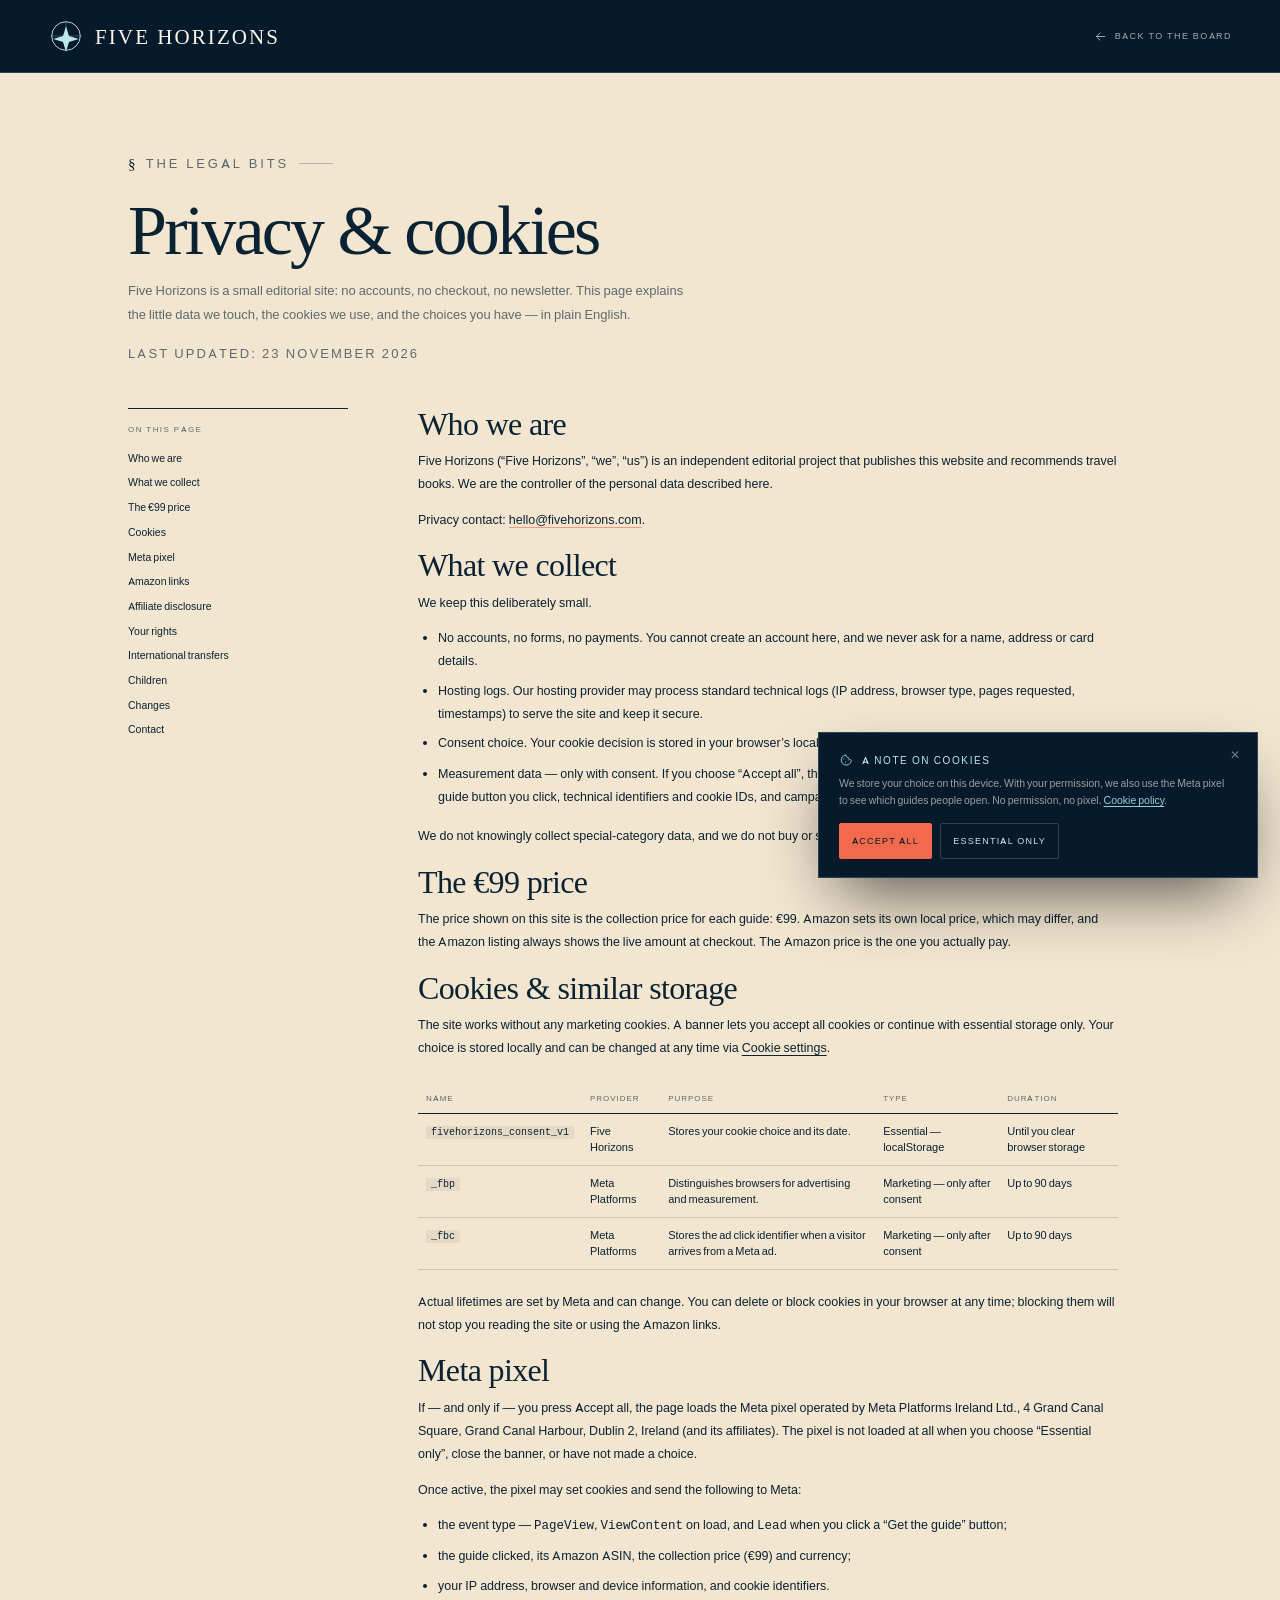
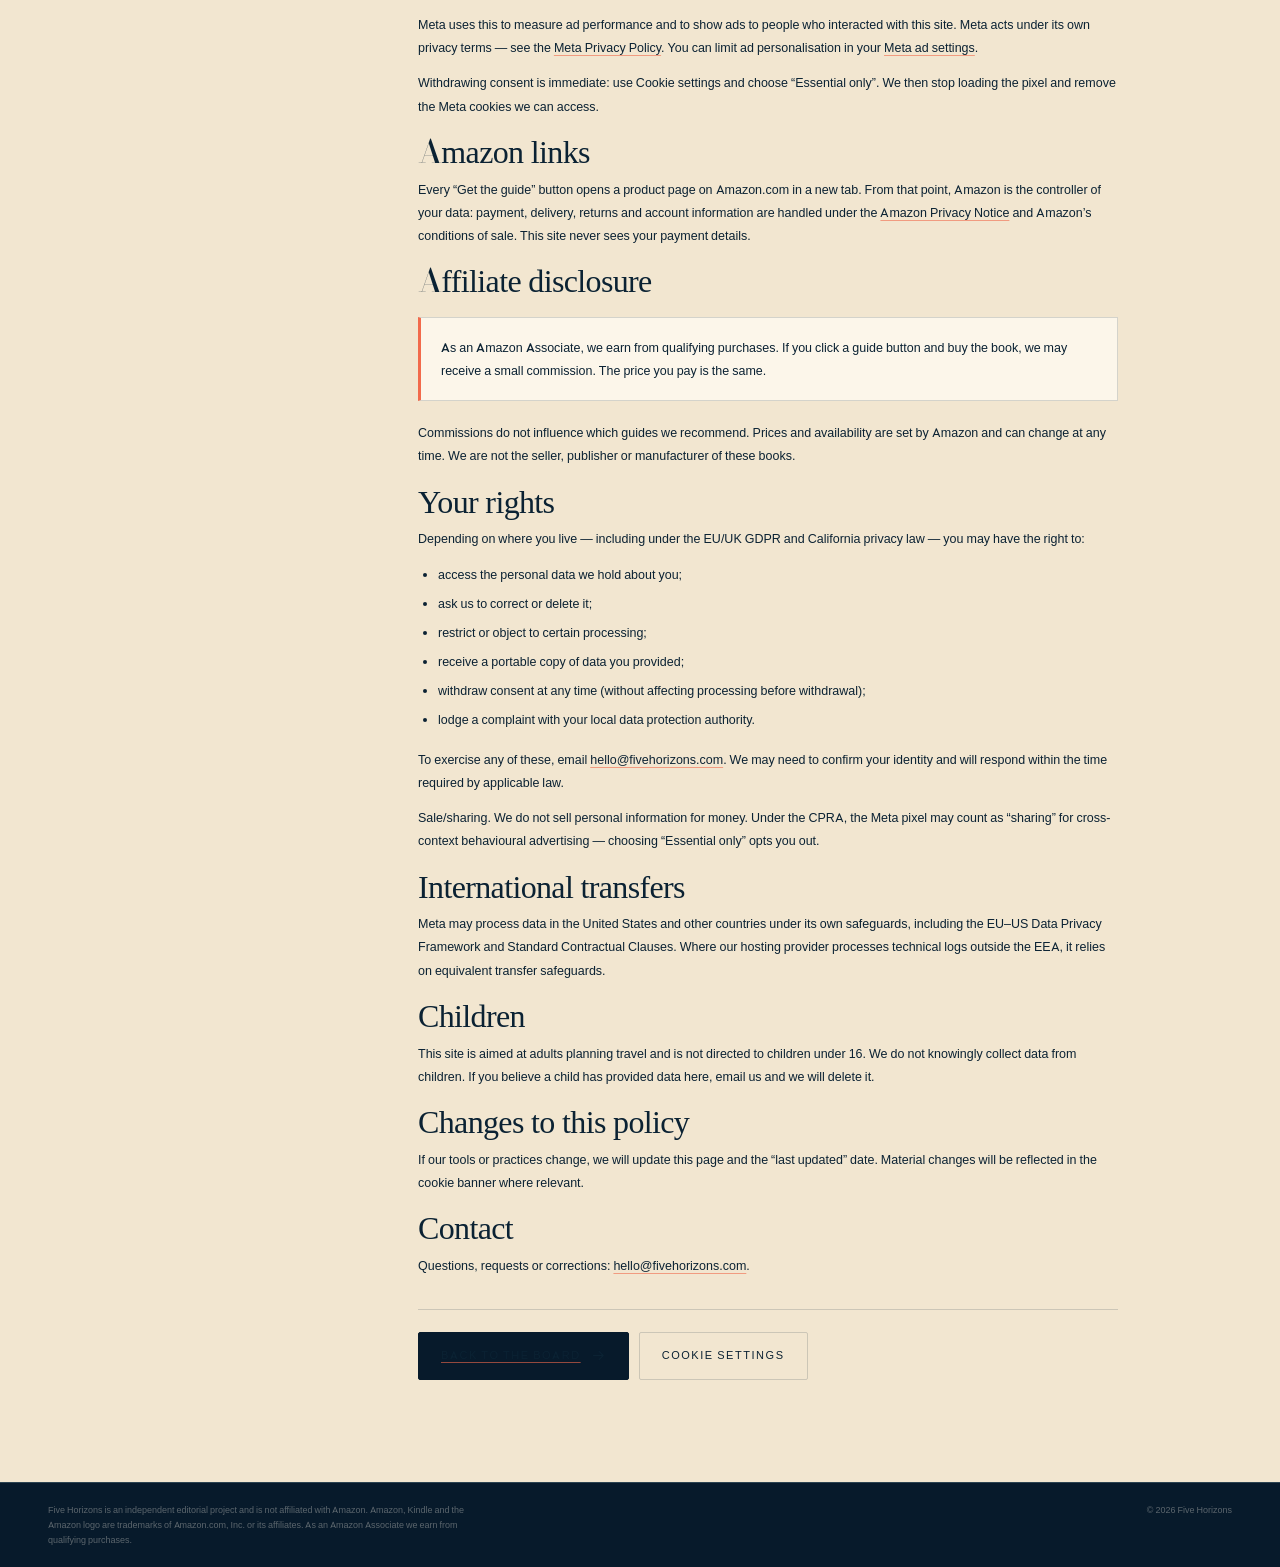
<file: privacy.html>
<!DOCTYPE html>
<html lang="en">
<head>
<meta charset="utf-8">
<meta name="viewport" content="width=device-width, initial-scale=1">
<title>Privacy &amp; cookies — Five Horizons</title>
<meta name="description" content="How Five Horizons handles data, cookies and the Meta pixel, plus our affiliate disclosure and your privacy rights.">
<meta name="robots" content="index,follow">
<meta name="theme-color" content="#071A2B">
<meta property="og:type" content="website">
<meta property="og:title" content="Privacy & cookies — Five Horizons">
<meta property="og:description" content="How Five Horizons handles data, cookies and the Meta pixel.">
<meta property="og:image" content="assets/og-cover.jpg">
<meta name="fb-pixel-id" content="1132671739368372">
<link rel="icon" href="assets/favicon.svg" type="image/svg+xml">
<link rel="stylesheet" href="assets/fonts/fonts.css">
<link rel="stylesheet" href="css/styles.css">
</head>
<body>
<a class="skip-link" href="#main">Skip to content</a>

<svg class="sprite" aria-hidden="true" focusable="false" xmlns="http://www.w3.org/2000/svg">
  <symbol id="i-arrow" viewBox="0 0 24 24"><path d="M4 12h15M13 5.5l6.5 6.5-6.5 6.5" fill="none" stroke="currentColor" stroke-width="1.8" stroke-linecap="round" stroke-linejoin="round"/></symbol>
  <symbol id="i-cookie" viewBox="0 0 24 24"><path d="M21 12.5a8.6 8.6 0 1 1-9-9 3.4 3.4 0 0 0 4 4 3.4 3.4 0 0 0 4 4 3.3 3.3 0 0 1 1 1z" fill="none" stroke="currentColor" stroke-width="1.6" stroke-linejoin="round"/><circle cx="8.5" cy="10" r="1" fill="currentColor"/><circle cx="11" cy="15.5" r="1" fill="currentColor"/><circle cx="15.5" cy="12" r="1" fill="currentColor"/></symbol>
</svg>

<header class="legal-header">
  <div class="container legal-header__inner">
    <a class="logo" href="index.html" aria-label="Five Horizons — home">
      <span class="logo__mark" aria-hidden="true">
        <svg viewBox="0 0 48 48"><circle cx="24" cy="24" r="19" fill="none" stroke="currentColor" stroke-width="1.2"/><path d="M24 3v42M3 24h42" stroke="currentColor" stroke-width=".7" opacity=".5"/><path d="M24 11l4 13 13 4-13 4-4 13-4-13-13-4 13-4z" fill="currentColor"/></svg>
      </span>
      <span class="logo__text">FIVE HORIZONS</span>
    </a>
    <a class="legal-back" href="index.html"><svg class="ic"><use href="#i-arrow"/></svg> Back to the board</a>
  </div>
</header>

<main class="legal" id="main">
  <div class="legal__hero">
    <p class="kicker"><b>§</b> The legal bits</p>
    <h1>Privacy &amp; cookies</h1>
    <p>Five Horizons is a small editorial site: no accounts, no checkout, no newsletter. This page explains the little data we touch, the cookies we use, and the choices you have — in plain English.</p>
    <p class="legal__meta">Last updated: 23 November 2026</p>
  </div>

  <div class="legal__grid">
    <aside class="legal__toc" aria-label="On this page">
      <p>On this page</p>
      <a href="#who">Who we are</a>
      <a href="#data">What we collect</a>
      <a href="#price">The €99 price</a>
      <a href="#cookies">Cookies</a>
      <a href="#pixel">Meta pixel</a>
      <a href="#amazon">Amazon links</a>
      <a href="#affiliate">Affiliate disclosure</a>
      <a href="#rights">Your rights</a>
      <a href="#transfers">International transfers</a>
      <a href="#children">Children</a>
      <a href="#changes">Changes</a>
      <a href="#contact">Contact</a>
    </aside>

    <article class="legal__body">

      <section id="who">
        <h2>Who we are</h2>
        <p>Five Horizons (“Five Horizons”, “we”, “us”) is an independent editorial project that publishes this website and recommends travel books. We are the controller of the personal data described here.</p>
        <p>Privacy contact: <a href="mailto:hello@fivehorizons.com">hello@fivehorizons.com</a>.</p>
      </section>

      <section id="data">
        <h2>What we collect</h2>
        <p>We keep this deliberately small.</p>
        <ul>
          <li><strong>No accounts, no forms, no payments.</strong> You cannot create an account here, and we never ask for a name, address or card details.</li>
          <li><strong>Hosting logs.</strong> Our hosting provider may process standard technical logs (IP address, browser type, pages requested, timestamps) to serve the site and keep it secure.</li>
          <li><strong>Consent choice.</strong> Your cookie decision is stored in your browser’s localStorage under <code>fivehorizons_consent_v1</code>.</li>
          <li><strong>Measurement data — only with consent.</strong> If you choose “Accept all”, the Meta pixel may receive the pages you view, the guide button you click, technical identifiers and cookie IDs, and campaign parameters in the URL.</li>
        </ul>
        <p>We do not knowingly collect special-category data, and we do not buy or scrape personal data.</p>
      </section>

      <section id="price">
        <h2>The €99 price</h2>
        <p>The price shown on this site is the collection price for each guide: <strong>€99</strong>. Amazon sets its own local price, which may differ, and the Amazon listing always shows the live amount at checkout. The Amazon price is the one you actually pay.</p>
      </section>

      <section id="cookies">
        <h2>Cookies &amp; similar storage</h2>
        <p>The site works without any marketing cookies. A banner lets you accept all cookies or continue with essential storage only. Your choice is stored locally and can be changed at any time via <button type="button" class="footer__cookie" data-cookie-settings style="display:inline;font-size:inherit;color:inherit;text-decoration:underline;text-underline-offset:3px">Cookie settings</button>.</p>

        <table class="legal__table">
          <thead><tr><th>Name</th><th>Provider</th><th>Purpose</th><th>Type</th><th>Duration</th></tr></thead>
          <tbody>
            <tr><td><code>fivehorizons_consent_v1</code></td><td>Five Horizons</td><td>Stores your cookie choice and its date.</td><td>Essential — localStorage</td><td>Until you clear browser storage</td></tr>
            <tr><td><code>_fbp</code></td><td>Meta Platforms</td><td>Distinguishes browsers for advertising and measurement.</td><td>Marketing — only after consent</td><td>Up to 90 days</td></tr>
            <tr><td><code>_fbc</code></td><td>Meta Platforms</td><td>Stores the ad click identifier when a visitor arrives from a Meta ad.</td><td>Marketing — only after consent</td><td>Up to 90 days</td></tr>
          </tbody>
        </table>
        <p>Actual lifetimes are set by Meta and can change. You can delete or block cookies in your browser at any time; blocking them will not stop you reading the site or using the Amazon links.</p>
      </section>

      <section id="pixel">
        <h2>Meta pixel</h2>
        <p>If — and only if — you press <strong>Accept all</strong>, the page loads the Meta pixel operated by Meta Platforms Ireland Ltd., 4 Grand Canal Square, Grand Canal Harbour, Dublin 2, Ireland (and its affiliates). The pixel is not loaded at all when you choose “Essential only”, close the banner, or have not made a choice.</p>
        <p>Once active, the pixel may set cookies and send the following to Meta:</p>
        <ul>
          <li>the event type — <code>PageView</code>, <code>ViewContent</code> on load, and <code>Lead</code> when you click a “Get the guide” button;</li>
          <li>the guide clicked, its Amazon ASIN, the collection price (€99) and currency;</li>
          <li>your IP address, browser and device information, and cookie identifiers.</li>
        </ul>
        <p>Meta uses this to measure ad performance and to show ads to people who interacted with this site. Meta acts under its own privacy terms — see the <a href="https://www.facebook.com/privacy/policy/" target="_blank" rel="noopener">Meta Privacy Policy</a>. You can limit ad personalisation in your <a href="https://www.facebook.com/adpreferences/ad_settings" target="_blank" rel="noopener">Meta ad settings</a>.</p>
        <p>Withdrawing consent is immediate: use Cookie settings and choose “Essential only”. We then stop loading the pixel and remove the Meta cookies we can access.</p>
      </section>

      <section id="amazon">
        <h2>Amazon links</h2>
        <p>Every “Get the guide” button opens a product page on Amazon.com in a new tab. From that point, Amazon is the controller of your data: payment, delivery, returns and account information are handled under the <a href="https://www.amazon.com/gp/help/customer/display.html?nodeId=468496" target="_blank" rel="noopener">Amazon Privacy Notice</a> and Amazon’s conditions of sale. This site never sees your payment details.</p>
      </section>

      <section id="affiliate">
        <h2>Affiliate disclosure</h2>
        <div class="legal__card">
          <p><strong>As an Amazon Associate, we earn from qualifying purchases.</strong> If you click a guide button and buy the book, we may receive a small commission. The price you pay is the same.</p>
        </div>
        <p>Commissions do not influence which guides we recommend. Prices and availability are set by Amazon and can change at any time. We are not the seller, publisher or manufacturer of these books.</p>
      </section>

      <section id="rights">
        <h2>Your rights</h2>
        <p>Depending on where you live — including under the EU/UK GDPR and California privacy law — you may have the right to:</p>
        <ul>
          <li>access the personal data we hold about you;</li>
          <li>ask us to correct or delete it;</li>
          <li>restrict or object to certain processing;</li>
          <li>receive a portable copy of data you provided;</li>
          <li>withdraw consent at any time (without affecting processing before withdrawal);</li>
          <li>lodge a complaint with your local data protection authority.</li>
        </ul>
        <p>To exercise any of these, email <a href="mailto:hello@fivehorizons.com">hello@fivehorizons.com</a>. We may need to confirm your identity and will respond within the time required by applicable law.</p>
        <p><strong>Sale/sharing.</strong> We do not sell personal information for money. Under the CPRA, the Meta pixel may count as “sharing” for cross-context behavioural advertising — choosing “Essential only” opts you out.</p>
      </section>

      <section id="transfers">
        <h2>International transfers</h2>
        <p>Meta may process data in the United States and other countries under its own safeguards, including the EU–US Data Privacy Framework and Standard Contractual Clauses. Where our hosting provider processes technical logs outside the EEA, it relies on equivalent transfer safeguards.</p>
      </section>

      <section id="children">
        <h2>Children</h2>
        <p>This site is aimed at adults planning travel and is not directed to children under 16. We do not knowingly collect data from children. If you believe a child has provided data here, email us and we will delete it.</p>
      </section>

      <section id="changes">
        <h2>Changes to this policy</h2>
        <p>If our tools or practices change, we will update this page and the “last updated” date. Material changes will be reflected in the cookie banner where relevant.</p>
      </section>

      <section id="contact">
        <h2>Contact</h2>
        <p>Questions, requests or corrections: <a href="mailto:hello@fivehorizons.com">hello@fivehorizons.com</a>.</p>
        <div class="legal__actions">
          <a class="btn btn--navy" href="index.html">Back to the board <svg class="ic"><use href="#i-arrow"/></svg></a>
          <button type="button" class="btn btn--dark-outline" data-cookie-settings>Cookie settings</button>
        </div>
      </section>

    </article>
  </div>
</main>

<footer class="footer">
  <div class="container footer__legal" style="border-top:0">
    <p>Five Horizons is an independent editorial project and is not affiliated with Amazon. Amazon, Kindle and the Amazon logo are trademarks of Amazon.com, Inc. or its affiliates. As an Amazon Associate we earn from qualifying purchases.</p>
    <p class="footer__copy">© <span id="year">2026</span> Five Horizons</p>
  </div>
</footer>

<aside class="cookie" id="cookieBanner" aria-labelledby="cookieTitle" aria-describedby="cookieText" hidden>
  <div class="cookie__top"><svg class="ic"><use href="#i-cookie"/></svg><h2 id="cookieTitle">A note on cookies</h2></div>
  <p id="cookieText">We store your choice on this device. With your permission, we also use the Meta pixel to see which guides people open. No permission, no pixel. <a href="privacy.html#cookies">Cookie policy</a>.</p>
  <div class="cookie__actions">
    <button type="button" class="btn btn--coral" id="cookieAccept">Accept all</button>
    <button type="button" class="btn btn--outline" id="cookieReject">Essential only</button>
  </div>
  <button type="button" class="cookie__close" id="cookieClose" aria-label="Close cookie banner">✕</button>
</aside>

<script src="js/main.js" defer></script>
</body>
</html>
</file>
<file: assets/fonts/fonts.css>
/* Self-hosted latin subsets — Bodoni Moda (display) + Outfit (UI) */
@font-face{font-family:"Bodoni Moda";font-style:normal;font-weight:500 600;font-display:swap;src:url("bodoni-moda-normal-500.woff2") format("woff2")}
@font-face{font-family:"Bodoni Moda";font-style:italic;font-weight:500;font-display:swap;src:url("bodoni-moda-italic-500.woff2") format("woff2")}
@font-face{font-family:"Outfit";font-style:normal;font-weight:300 500;font-display:swap;src:url("outfit-normal-300.woff2") format("woff2")}
@font-face{font-family:"Outfit";font-style:normal;font-weight:600;font-display:swap;src:url("outfit-normal-600.woff2") format("woff2")}
</file>
<file: css/styles.css>
/* ============================================================
   FIVE HORIZONS — a departure board for the curious
   Palette: midnight navy / glacier ice / coral / sand
   ============================================================ */

:root{
  --navy:#071A2B;
  --navy-2:#0C2538;
  --navy-3:#123149;
  --ice:#BFE7EA;
  --ice-2:#8FD3DA;
  --ice-3:#5EB7C2;
  --coral:#F26A4B;
  --coral-2:#D94E32;
  --sand:#F2E6D0;
  --sand-2:#E8D8BD;
  --cream:#FCF6EA;
  --ink:#0B2233;
  --muted:#5D6B70;
  --line:rgba(11,34,51,.16);
  --line-light:rgba(191,231,234,.2);
  --container:1240px;
  --sans:"Outfit",-apple-system,BlinkMacSystemFont,"Segoe UI",sans-serif;
  --serif:"Bodoni Moda",Georgia,"Times New Roman",serif;
  --shadow:0 34px 70px -34px rgba(5,18,29,.55);
}

*,*::before,*::after{box-sizing:border-box}
html{-webkit-text-size-adjust:100%;scroll-behavior:smooth}
body{margin:0;background:var(--sand);color:var(--ink);font-family:var(--sans);font-size:16px;line-height:1.65;-webkit-font-smoothing:antialiased;overflow-x:hidden}
img,svg,video{max-width:100%}
img{display:block;height:auto}
a{color:inherit;text-decoration:none}
p{margin:0 0 1em}
h1,h2,h3,h4{margin:0;font-family:var(--serif);font-weight:500;line-height:.98;letter-spacing:-.015em}
em{font-style:italic}
button{font:inherit;color:inherit;cursor:pointer}
::selection{background:var(--coral);color:var(--cream)}
:focus-visible{outline:2px solid var(--coral);outline-offset:4px}
.container{width:100%;max-width:var(--container);margin-inline:auto;padding-inline:28px}
.section{padding-block:clamp(66px,8vw,110px)}
.ic{width:1em;height:1em;display:inline-block;vertical-align:-.14em;flex:none}
.sprite{position:absolute;width:0;height:0;overflow:hidden}
.skip-link{position:absolute;left:16px;top:-60px;z-index:300;background:var(--navy);color:var(--cream);padding:10px 16px;font-size:12px;font-weight:600}
.skip-link:focus{top:12px}
[id]{scroll-margin-top:92px}

/* ---------- labels ---------- */
.kicker{
  display:flex;align-items:center;gap:10px;
  font-size:10px;font-weight:500;letter-spacing:.22em;text-transform:uppercase;
  color:var(--muted);margin-bottom:18px;
}
.kicker b{font-family:var(--serif);font-size:15px;font-weight:500;letter-spacing:.02em;color:var(--ink)}
.kicker::after{content:"";width:34px;height:1px;background:currentColor;opacity:.4}
.kicker--light{color:rgba(191,231,234,.6)}
.kicker--light b{color:var(--ice)}
.kicker--coral{color:var(--coral)}
.kicker--coral b{color:var(--coral)}

/* ---------- buttons ---------- */
.btn{
  display:inline-flex;align-items:center;justify-content:center;gap:10px;
  min-height:48px;padding:13px 22px;border-radius:2px;border:1px solid transparent;
  font-size:11px;font-weight:500;letter-spacing:.14em;text-transform:uppercase;line-height:1.2;
  transition:background-color .2s ease,color .2s ease,border-color .2s ease,transform .2s ease;
}
.btn .ic{width:15px;height:15px;transition:transform .2s ease}
.btn:hover .ic{transform:translateX(4px)}
.btn--coral{background:var(--coral);border-color:var(--coral);color:var(--navy)}
.btn--coral:hover{background:var(--ice);border-color:var(--ice);transform:translateY(-2px)}
.btn--navy{background:var(--navy);border-color:var(--navy);color:var(--cream)}
.btn--navy:hover{background:var(--coral);border-color:var(--coral);color:var(--navy);transform:translateY(-2px)}
.btn--outline{border-color:var(--line-light);color:var(--ice);background:transparent}
.btn--outline:hover{background:var(--ice);border-color:var(--ice);color:var(--navy)}
.btn--dark-outline{border-color:var(--line);color:var(--ink);background:transparent}
.btn--dark-outline:hover{background:var(--navy);border-color:var(--navy);color:var(--cream)}
.btn--small{min-height:38px;padding:9px 14px;font-size:9.5px;letter-spacing:.12em}
.btn--block{width:100%}
.link-arrow{display:inline-flex;align-items:center;gap:9px;font-size:10.5px;font-weight:500;letter-spacing:.16em;text-transform:uppercase;border-bottom:1px solid var(--line);padding-bottom:5px;transition:color .2s ease,border-color .2s ease}
.link-arrow .ic{width:13px;height:13px;transition:transform .2s ease}
.link-arrow:hover{color:var(--coral-2);border-color:var(--coral-2)}
.link-arrow:hover .ic{transform:translateX(4px)}

/* ---------- topbar + header ---------- */
.topbar{background:var(--ice);color:var(--navy)}
.topbar__inner{display:flex;align-items:center;justify-content:center;gap:18px;min-height:36px;padding-block:8px;font-size:9px;font-weight:500;letter-spacing:.18em;text-transform:uppercase;text-align:center;flex-wrap:wrap}
.topbar__code{font-family:var(--serif);font-size:12px;letter-spacing:.08em}
.topbar__sep{width:3px;height:3px;border-radius:50%;background:var(--coral);flex:none}

.site-header{position:sticky;top:0;z-index:70;background:rgba(7,26,43,.95);border-bottom:1px solid var(--line-light);color:var(--cream);backdrop-filter:blur(14px);-webkit-backdrop-filter:blur(14px)}
.header__inner{display:flex;align-items:center;gap:26px;min-height:76px}
.logo{display:flex;align-items:center;gap:11px;flex:none;color:var(--cream)}
.logo__mark{width:36px;height:36px;display:block;color:var(--ice)}
.logo__mark svg{display:block;width:100%;height:100%}
.logo__text{font-family:var(--serif);font-size:21px;font-weight:500;letter-spacing:.1em;line-height:1}
.logo__sub{font-size:8px;letter-spacing:.2em;text-transform:uppercase;color:rgba(191,231,234,.52);border-left:1px solid var(--line-light);padding-left:11px;line-height:1.4;white-space:nowrap}
.nav{display:flex;align-items:center;gap:24px;margin-left:auto}
.nav a{font-size:10px;letter-spacing:.14em;text-transform:uppercase;color:rgba(252,246,234,.7);position:relative;padding-block:5px}
.nav a::after{content:"";position:absolute;left:0;right:100%;bottom:0;height:1px;background:var(--coral);transition:right .2s ease}
.nav a:hover{color:var(--cream)}
.nav a:hover::after{right:0}
.header__cta{margin-left:2px}

/* ---------- hero ---------- */
.hero{position:relative;background:var(--navy);color:var(--cream);overflow:hidden}
.hero__map{position:absolute;inset:0;z-index:0;opacity:.55;pointer-events:none}
.hero__map svg{width:100%;height:100%}
.hero__grid{position:relative;z-index:2;display:grid;grid-template-columns:1.02fr .98fr;gap:clamp(34px,5vw,72px);align-items:center;padding-block:clamp(54px,6.5vw,92px) clamp(58px,7vw,96px);min-height:700px}
.hero__copy{max-width:620px}
.eyebrow{display:inline-flex;align-items:center;gap:10px;font-size:9.5px;font-weight:500;letter-spacing:.22em;text-transform:uppercase;color:var(--ice-2);margin-bottom:24px}
.eyebrow::before{content:"";width:30px;height:1px;background:var(--coral)}
.hero h1{font-size:clamp(72px,9.4vw,136px);line-height:.82;letter-spacing:-.045em;font-weight:500;color:var(--cream);margin-bottom:14px}
.hero h1 em{color:var(--coral);font-weight:500}
.hero__sub{font-family:var(--serif);font-style:italic;font-size:clamp(21px,2.3vw,29px);line-height:1.25;color:var(--ice);margin-bottom:22px;max-width:20ch}
.hero__lede{font-size:14px;line-height:1.8;color:rgba(252,246,234,.66);max-width:50ch;margin-bottom:28px}
.hero__actions{display:flex;flex-wrap:wrap;gap:12px;margin-bottom:32px}
.hero__stats{display:flex;gap:clamp(18px,3vw,38px);margin:0;padding-top:20px;border-top:1px solid var(--line-light)}
.hero__stats div{display:flex;flex-direction:column;gap:2px}
.hero__stats dt{font-family:var(--serif);font-size:29px;font-weight:500;color:var(--ice);line-height:1}
.hero__stats dd{margin:0;font-size:8px;letter-spacing:.16em;text-transform:uppercase;color:rgba(252,246,234,.42)}

/* departure board */
.board-wrap{position:relative;justify-self:end;width:100%;max-width:520px}
.board-wrap::before{
  content:"";position:absolute;inset:-40px -30px;border:1px solid rgba(191,231,234,.15);border-radius:50%;
  pointer-events:none;
}
.board{position:relative;z-index:2;background:rgba(8,28,45,.86);border:1px solid rgba(191,231,234,.3);box-shadow:var(--shadow);backdrop-filter:blur(8px)}
.board__top{display:flex;align-items:center;justify-content:space-between;gap:12px;padding:14px 18px;border-bottom:1px solid var(--line-light);font-size:8.5px;letter-spacing:.18em;text-transform:uppercase;color:rgba(191,231,234,.7)}
.board__top b{font-weight:500;color:var(--coral)}
.board__row{display:grid;grid-template-columns:66px 1fr auto;gap:14px;align-items:center;padding:13px 18px;border-bottom:1px dashed rgba(191,231,234,.16);transition:background-color .2s ease}
.board__row:last-of-type{border-bottom:0}
.board__row:hover{background:rgba(191,231,234,.07)}
.board__code{font-family:var(--serif);font-size:22px;font-weight:500;letter-spacing:.04em;color:var(--ice)}
.board__dest{display:flex;flex-direction:column;gap:1px;font-size:12px;font-weight:400;color:var(--cream);line-height:1.2}
.board__dest small{font-size:7.5px;letter-spacing:.14em;text-transform:uppercase;color:rgba(252,246,234,.38)}
.board__fare{font-size:14px;font-weight:500;color:var(--coral)}
.board__foot{display:flex;align-items:center;justify-content:space-between;gap:12px;padding:12px 18px;border-top:1px solid var(--line-light);font-size:8px;letter-spacing:.16em;text-transform:uppercase;color:rgba(252,246,234,.42)}
.board__status{display:inline-flex;align-items:center;gap:6px;color:var(--ice-2)}
.board__status::before{content:"";width:5px;height:5px;border-radius:50%;background:var(--coral);box-shadow:0 0 0 3px rgba(242,106,75,.15)}
.board-note{margin:12px 0 0;font-size:9px;letter-spacing:.1em;text-transform:uppercase;color:rgba(252,246,234,.35);text-align:right}

/* ---------- route strip ---------- */
.route-strip{background:var(--ice);color:var(--navy);border-bottom:1px solid rgba(7,26,43,.25)}
.route-strip__inner{display:grid;grid-template-columns:repeat(5,1fr)}
.route-stop{display:flex;align-items:center;gap:10px;padding:12px 14px;border-left:1px solid rgba(7,26,43,.16);font-size:8.5px;letter-spacing:.14em;text-transform:uppercase}
.route-stop:first-child{border-left:0;padding-left:0}
.route-stop b{font-family:var(--serif);font-size:15px;letter-spacing:.04em}
.route-stop i{width:5px;height:5px;border-radius:50%;background:var(--coral);flex:none}

/* ---------- idea ---------- */
.idea{background:var(--sand);border-bottom:1px solid var(--line)}
.idea__grid{display:grid;grid-template-columns:1.05fr .95fr;gap:clamp(34px,7vw,92px);align-items:start}
.idea h2{font-size:clamp(40px,5.2vw,70px);line-height:.94;max-width:12ch;letter-spacing:-.03em}
.idea h2 em{color:var(--coral-2)}
.idea__body{max-width:520px;padding-top:8px}
.idea__body .lede{font-family:var(--serif);font-style:italic;font-size:clamp(20px,2.1vw,25px);line-height:1.4;color:var(--ink);margin-bottom:18px}
.idea__body p:not(.lede){font-size:13px;line-height:1.8;color:var(--muted)}
.idea__body .link-arrow{margin-top:8px}
.idea__rule{display:flex;align-items:center;gap:8px;margin-top:30px}
.idea__rule span{font-size:8px;letter-spacing:.14em;text-transform:uppercase;color:var(--muted);white-space:nowrap}
.idea__rule i{flex:1;height:1px;background:var(--line);position:relative}
.idea__rule i::after{content:"";position:absolute;right:0;top:-2px;width:5px;height:5px;border-radius:50%;background:var(--coral)}

/* ---------- passes ---------- */
.board-section{background:var(--sand);padding-block:clamp(64px,8vw,104px)}
.board-section__head{display:flex;align-items:flex-end;justify-content:space-between;gap:40px;margin-bottom:34px}
.board-section__head h2{font-size:clamp(36px,4.6vw,60px);max-width:14ch}
.board-section__head h2 em{color:var(--coral-2)}
.board-section__head p{max-width:330px;font-size:12.5px;line-height:1.7;color:var(--muted);margin:0 0 4px}
.passes{display:grid;gap:22px}
.pass{--accent:var(--ice);position:relative;display:grid;grid-template-columns:136px 1fr;background:var(--cream);border:1px solid var(--line);border-top:3px solid var(--accent);box-shadow:0 18px 40px -34px rgba(7,26,43,.45);transition:transform .25s ease,box-shadow .25s ease}
.pass:hover{transform:translateY(-3px);box-shadow:0 30px 50px -30px rgba(7,26,43,.38)}
.pass__stub{position:relative;background:var(--navy);color:var(--cream);padding:22px 18px 18px;display:flex;flex-direction:column;justify-content:space-between;border-right:2px dashed rgba(252,246,234,.22)}
.pass__stub::before,.pass__stub::after{content:"";position:absolute;right:-11px;width:20px;height:20px;border-radius:50%;background:var(--sand);z-index:2}
.pass__stub::before{top:-12px}
.pass__stub::after{bottom:-12px}
.pass__label{font-size:7px;letter-spacing:.18em;text-transform:uppercase;color:rgba(191,231,234,.55)}
.pass__no{font-family:var(--serif);font-size:52px;font-weight:500;line-height:.9;color:var(--ice);margin:8px 0 auto}
.pass__code{font-family:var(--serif);font-size:27px;font-weight:500;letter-spacing:.06em;color:var(--coral);line-height:1;margin-bottom:4px}
.pass__one{font-size:7px;letter-spacing:.18em;text-transform:uppercase;color:rgba(252,246,234,.4)}
.pass__body{display:grid;grid-template-columns:168px 1fr 210px;gap:26px;padding:24px 24px 22px;align-items:start}
.pass__cover{padding:7px;border:1px solid var(--line);background:var(--sand);align-self:start}
.pass__cover img{width:100%;box-shadow:0 14px 26px -18px rgba(7,26,43,.55)}
.pass__main{min-width:0}
.pass__route{display:flex;align-items:center;gap:8px;font-size:8px;letter-spacing:.16em;text-transform:uppercase;color:var(--muted);margin-bottom:8px;flex-wrap:wrap}
.pass__route b{color:var(--coral-2);font-weight:500}
.pass__route i{width:14px;height:1px;background:var(--line);display:inline-block}
.pass h3{font-size:clamp(24px,2.3vw,30px);line-height:1.02;letter-spacing:-.02em;margin-bottom:5px}
.pass__by{font-size:8.5px;letter-spacing:.12em;text-transform:uppercase;color:var(--muted);margin-bottom:10px}
.pass__desc{font-size:12px;line-height:1.7;color:var(--muted);margin-bottom:12px}
.tags{display:flex;flex-wrap:wrap;gap:6px;list-style:none;margin:0;padding:0}
.tags li{font-size:8px;letter-spacing:.08em;text-transform:uppercase;border:1px solid var(--line);padding:3px 7px;color:var(--ink);background:rgba(191,231,234,.12)}
.pass__buy{border-left:1px dashed var(--line);padding-left:22px;display:flex;flex-direction:column;align-items:flex-start;height:100%}
.pass__price{font-family:var(--serif);font-size:44px;font-weight:500;line-height:1;color:var(--coral-2);margin-bottom:2px}
.pass__price small{display:block;font-family:var(--sans);font-size:7.5px;letter-spacing:.14em;text-transform:uppercase;color:var(--muted);margin-top:4px}
.pass__buy .btn{width:100%;margin-top:auto}
.pass__micro{font-size:8px;line-height:1.5;color:var(--muted);margin:10px 0 0;text-align:center;width:100%}

/* ---------- fare band ---------- */
.fare-band{background:var(--ice);color:var(--navy);border-block:1px solid rgba(7,26,43,.25);padding-block:clamp(48px,6vw,72px)}
.fare-band__grid{display:grid;grid-template-columns:.9fr 1.1fr;gap:clamp(30px,6vw,70px);align-items:center}
.fare-band h2{font-size:clamp(36px,4.6vw,58px);line-height:.96;letter-spacing:-.03em}
.fare-band h2 em{color:var(--coral-2)}
.fare-band__note{font-size:11.5px;line-height:1.7;color:rgba(7,26,43,.65);max-width:36ch;margin-top:12px}
.fare-row{display:grid;grid-template-columns:repeat(5,1fr);border-top:1px solid rgba(7,26,43,.35);border-bottom:1px solid rgba(7,26,43,.35)}
.fare-cell{padding:18px 8px;text-align:center;border-left:1px solid rgba(7,26,43,.18)}
.fare-cell:first-child{border-left:0}
.fare-cell b{display:block;font-family:var(--serif);font-size:26px;font-weight:500;line-height:1}
.fare-cell span{display:block;font-size:7px;letter-spacing:.12em;text-transform:uppercase;margin-top:5px;color:rgba(7,26,43,.6)}
.fare-cell--set b{color:var(--coral-2)}

/* ---------- shore notes ---------- */
.notes{background:var(--navy);color:var(--cream);position:relative;overflow:hidden}
.notes__head{display:flex;align-items:flex-end;justify-content:space-between;gap:40px;margin-bottom:34px}
.notes__head h2{font-size:clamp(36px,4.6vw,58px);max-width:13ch}
.notes__head h2 em{color:var(--ice)}
.notes__head p{max-width:310px;font-size:11.5px;line-height:1.7;color:rgba(252,246,234,.52);margin:0 0 4px}
.notes__grid{display:grid;grid-template-columns:repeat(3,1fr);gap:24px}
.note{border-top:1px solid var(--line-light);padding-top:16px}
.note__label{display:flex;justify-content:space-between;gap:10px;font-size:7.5px;letter-spacing:.16em;text-transform:uppercase;color:var(--coral);margin-bottom:12px}
.note__label span{color:rgba(252,246,234,.38)}
.note h3{font-size:clamp(24px,2.4vw,31px);color:var(--ice);margin-bottom:9px}
.note p{font-size:11.5px;line-height:1.75;color:rgba(252,246,234,.55);margin-bottom:14px}
.note__link{display:inline-flex;align-items:center;gap:7px;font-size:8px;font-weight:500;letter-spacing:.14em;text-transform:uppercase;color:var(--ice);border-bottom:1px solid rgba(191,231,234,.35);padding-bottom:3px}
.note__link .ic{width:11px;height:11px}
.note__link:hover{color:var(--coral)}
.note__link:hover *{border-color:var(--coral)}

/* ---------- how ---------- */
.how{background:var(--sand)}
.how__grid{display:grid;grid-template-columns:1fr 1.35fr;gap:clamp(32px,6vw,82px);align-items:start}
.how h2{font-size:clamp(36px,4.4vw,58px);max-width:11ch}
.how h2 em{color:var(--coral-2)}
.how__steps{display:grid;gap:0}
.how__step{display:grid;grid-template-columns:48px 1fr;gap:18px;padding-block:18px;border-top:1px solid var(--line)}
.how__step:last-child{border-bottom:1px solid var(--line)}
.how__num{font-family:var(--serif);font-size:22px;color:var(--coral-2);line-height:1}
.how__step h3{font-family:var(--sans);font-size:12.5px;font-weight:500;letter-spacing:.02em;margin:0 0 4px}
.how__step p{font-size:11.5px;line-height:1.65;color:var(--muted);margin:0;max-width:50ch}

/* ---------- faq ---------- */
.faq{background:var(--sand-2);border-top:1px solid var(--line)}
.faq__grid{display:grid;grid-template-columns:.72fr 1.28fr;gap:clamp(32px,6vw,82px);align-items:start}
.faq h2{font-size:clamp(36px,4.2vw,54px);margin-bottom:14px}
.faq__intro p{font-size:12px;line-height:1.75;color:var(--muted);max-width:30ch;margin-bottom:20px}
.faq__list{border-top:1px solid var(--ink)}
.faq details{border-bottom:1px solid var(--line)}
.faq summary{display:flex;align-items:center;justify-content:space-between;gap:18px;padding:16px 2px;cursor:pointer;list-style:none;font-size:13px;font-weight:400}
.faq summary::-webkit-details-marker{display:none}
.faq summary:hover{color:var(--coral-2)}
.faq__icon{width:15px;height:15px;color:var(--muted);transition:transform .2s ease,color .2s ease}
.faq details[open] .faq__icon{transform:rotate(45deg);color:var(--coral-2)}
.faq details p{padding:0 30px 18px 2px;font-size:11.5px;line-height:1.8;color:var(--muted);margin:0;max-width:62ch}
.faq details p strong{color:var(--ink);font-weight:500}

/* ---------- final ---------- */
.final{background:var(--coral);color:var(--navy);position:relative;overflow:hidden;padding-block:clamp(64px,8vw,106px)}
.final__compass{position:absolute;right:-6%;top:50%;transform:translateY(-50%);width:48%;max-width:600px;opacity:.28;pointer-events:none}
.final__compass svg{width:100%;height:auto}
.final__inner{position:relative;z-index:2;max-width:780px}
.final h2{font-size:clamp(44px,6.4vw,86px);letter-spacing:-.035em;line-height:.92;margin-bottom:14px}
.final h2 em{color:var(--cream)}
.final__sub{font-size:12.5px;line-height:1.7;color:rgba(7,26,43,.72);max-width:46ch;margin-bottom:26px}
.final__codes{display:flex;flex-wrap:wrap;gap:8px}
.final__codes .btn{min-width:100px}

/* ---------- footer ---------- */
.footer{background:var(--navy);color:var(--cream);border-top:1px solid var(--line-light)}
.footer__top{display:grid;grid-template-columns:1.6fr .8fr .9fr .9fr;gap:36px;padding-block:52px 38px}
.footer__brand p{font-size:11px;line-height:1.75;color:rgba(252,246,234,.45);max-width:34ch;margin-top:14px}
.footer__col h3{font-size:8px;font-weight:500;letter-spacing:.18em;text-transform:uppercase;color:var(--ice-2);margin-bottom:12px}
.footer__col a,.footer__cookie{display:block;background:none;border:0;padding:0;text-align:left;font-size:11px;color:rgba(252,246,234,.65);margin-bottom:8px;transition:color .2s ease}
.footer__col a:hover,.footer__cookie:hover{color:var(--coral)}
.footer__small{font-size:9.5px;color:rgba(252,246,234,.32);margin-top:12px}
.footer__legal{display:flex;justify-content:space-between;gap:28px;align-items:flex-start;border-top:1px solid var(--line-light);padding-block:20px 24px}
.footer__legal p{font-size:9px;line-height:1.65;color:rgba(252,246,234,.34);margin:0;max-width:72ch}
.footer__copy{white-space:nowrap;flex:none}

/* ---------- cookie ---------- */
.cookie{position:fixed;right:22px;bottom:22px;z-index:120;width:min(440px,calc(100vw - 44px));background:var(--navy);color:var(--cream);border:1px solid var(--line-light);padding:20px 20px 18px;box-shadow:0 30px 70px -20px rgba(0,0,0,.7);animation:cookieIn .4s ease both}
.cookie[hidden]{display:none}
@keyframes cookieIn{from{opacity:0;transform:translateY(14px)}to{opacity:1;transform:none}}
.cookie__top{display:flex;align-items:center;gap:9px;margin-bottom:8px}
.cookie__top .ic{width:14px;height:14px;color:var(--ice-2)}
.cookie h2{font-family:var(--sans);font-size:10px;font-weight:500;letter-spacing:.16em;text-transform:uppercase;color:var(--ice);margin:0}
.cookie p{font-size:10.5px;line-height:1.6;color:rgba(252,246,234,.6);margin:0 0 14px;padding-right:12px}
.cookie p a{color:var(--ice-2);text-decoration:underline;text-underline-offset:2px}
.cookie__actions{display:flex;gap:8px;flex-wrap:wrap}
.cookie__actions .btn{min-height:36px;padding:8px 12px;font-size:9px}
.cookie__close{position:absolute;right:8px;top:8px;width:28px;height:28px;border:0;background:none;color:rgba(252,246,234,.45);font-size:12px;line-height:1}
.cookie__close:hover{color:var(--cream)}

/* ---------- reveal ---------- */
.js .reveal{opacity:0;transform:translateY(16px)}
.js .reveal.is-in{opacity:1;transform:none;transition:opacity .6s ease,transform .6s cubic-bezier(.2,.7,.2,1)}
.passes .reveal:nth-child(2){transition-delay:.05s}
.passes .reveal:nth-child(3){transition-delay:.1s}
.passes .reveal:nth-child(4){transition-delay:.15s}
.passes .reveal:nth-child(5){transition-delay:.2s}

/* ---------- responsive ---------- */
@media (max-width:1080px){
  .nav{gap:16px}
  .header__inner{gap:16px}
  .hero__grid{gap:32px}
  .board-wrap{max-width:470px}
  .pass__body{grid-template-columns:150px 1fr 190px;gap:20px;padding:22px 20px}
  .pass__price{font-size:38px}
  .footer__top{grid-template-columns:1.4fr .8fr .9fr;gap:28px}
  .footer__brand{grid-column:1/-1}
}
@media (max-width:900px){
  .nav{display:none}
  .header__cta{margin-left:auto}
  .hero__grid{grid-template-columns:1fr;gap:36px;min-height:0}
  .hero__copy{max-width:none}
  .hero h1{max-width:9ch}
  .hero__sub{max-width:26ch}
  .board-wrap{justify-self:start;max-width:560px}
  .board-wrap::before{display:none}
  .idea__grid,.fare-band__grid,.how__grid,.faq__grid{grid-template-columns:1fr;gap:28px}
  .pass{grid-template-columns:110px 1fr}
  .pass__body{grid-template-columns:140px 1fr;gap:20px}
  .pass__buy{grid-column:1/-1;border-left:0;border-top:1px dashed var(--line);padding:14px 0 0;display:grid;grid-template-columns:auto 1fr;gap:8px 18px;align-items:center}
  .pass__buy .btn{grid-column:2;grid-row:1;margin-top:0}
  .pass__micro{grid-column:1/-1;text-align:left}
  .pass__price{margin:0}
  .notes__head{flex-direction:column;align-items:flex-start;gap:16px}
  .notes__grid{grid-template-columns:1fr;gap:22px}
  .footer__top{grid-template-columns:1fr 1fr}
  .footer__brand{grid-column:1/-1}
  .footer__legal{flex-direction:column;gap:10px}
}
@media (max-width:680px){
  .container{padding-inline:18px}
  .topbar__inner{gap:7px;font-size:8px;letter-spacing:.08em;flex-wrap:wrap}
  .topbar__sep{display:none}
  .header__inner{min-height:64px;gap:10px}
  .logo__sub{display:none}
  .logo__text{font-size:18px}
  .logo__mark{width:31px;height:31px}
  .header__cta{font-size:9px;padding:8px 10px;letter-spacing:.08em;min-height:38px}
  .header__cta .ic{display:none}
  .hero__grid{padding-block:36px 48px;gap:30px}
  .hero h1{font-size:clamp(58px,17vw,84px)}
  .hero__sub{font-size:21px}
  .hero__lede{font-size:12.5px}
  .hero__actions{flex-direction:column;align-items:stretch}
  .hero__actions .btn{width:100%}
  .hero__stats{gap:12px;justify-content:space-between}
  .hero__stats dt{font-size:23px}
  .hero__stats dd{font-size:7px}
  .board__row{grid-template-columns:56px 1fr auto;padding:11px 14px}
  .board__code{font-size:19px}
  .board__top,.board__foot{padding:11px 14px}
  .route-strip__inner{grid-template-columns:1fr 1fr;gap:0}
  .route-stop{border-left:0;border-top:1px solid rgba(7,26,43,.14);padding:9px 0;font-size:7.5px}
  .route-stop:nth-child(2n){border-left:1px solid rgba(7,26,43,.14);padding-left:10px}
  .route-stop:nth-child(-n+2){border-top:0}
  .section{padding-block:56px}
  .idea h2{font-size:clamp(36px,10.5vw,46px)}
  .board-section__head{flex-direction:column;align-items:flex-start;gap:14px}
  .pass{grid-template-columns:1fr}
  .pass__stub{flex-direction:row;align-items:center;justify-content:flex-start;gap:14px;padding:14px 16px;border-right:0;border-bottom:2px dashed rgba(252,246,234,.22)}
  .pass__stub::before{left:12px;right:auto;top:auto;bottom:-11px}
  .pass__stub::after{left:auto;right:12px;top:auto;bottom:-11px}
  .pass__no{font-size:34px;margin:0}
  .pass__label{display:none}
  .pass__code{font-size:22px;margin:0 0 0 auto}
  .pass__one{display:none}
  .pass__body{grid-template-columns:1fr;gap:16px;padding:18px}
  .pass__cover{max-width:190px}
  .pass h3{font-size:25px}
  .pass__buy{grid-template-columns:1fr;border-top:1px dashed var(--line);padding-top:14px}
  .pass__buy .btn{grid-column:1;grid-row:auto;width:100%}
  .pass__price{font-size:38px}
  .fare-row{grid-template-columns:repeat(5,1fr)}
  .fare-cell{padding:12px 3px}
  .fare-cell b{font-size:18px}
  .fare-cell span{font-size:6px}
  .notes__grid{gap:20px}
  .final h2{font-size:clamp(42px,12.5vw,60px)}
  .final__compass{width:80%;right:-26%;opacity:.2}
  .footer__top{grid-template-columns:1fr 1fr;padding-block:40px 28px}
  .footer__brand{grid-column:1/-1}
  .footer__legal{padding-bottom:120px}
  .cookie{right:10px;left:10px;bottom:10px;width:auto;padding:16px}
  .cookie p{font-size:10px}
  .cookie__actions .btn{flex:1}
}
@media (max-width:380px){
  .logo__text{font-size:16px}
  .header__cta{font-size:8px;padding:8px}
  .board__row{grid-template-columns:50px 1fr auto;gap:8px}
}
@media (prefers-reduced-motion:reduce){
  html{scroll-behavior:auto}
  *,*::before,*::after{animation-duration:.001ms !important;animation-iteration-count:1 !important;transition-duration:.001ms !important}
  .js .reveal{opacity:1;transform:none}
}
@media print{
  .topbar,.site-header,.cookie,.route-strip,.final__compass{display:none !important}
  body{background:#fff;color:#000}
  .pass{break-inside:avoid;box-shadow:none}
}

/* ============================================================
   LEGAL
   ============================================================ */
.legal-header{background:var(--navy);color:var(--cream);border-bottom:1px solid var(--line-light);position:sticky;top:0;z-index:70}
.legal-header__inner{display:flex;align-items:center;justify-content:space-between;gap:20px;min-height:72px}
.legal-back{display:inline-flex;align-items:center;gap:8px;font-size:9px;letter-spacing:.16em;text-transform:uppercase;color:rgba(252,246,234,.65)}
.legal-back:hover{color:var(--coral)}
.legal-back .ic{width:13px;height:13px;transform:rotate(180deg)}
.legal{max-width:1080px;margin-inline:auto;padding:clamp(44px,6vw,78px) 28px 96px}
.legal__hero{max-width:760px;margin-bottom:42px}
.legal__hero h1{font-size:clamp(44px,5.6vw,70px);letter-spacing:-.04em;margin:12px 0 16px}
.legal__hero p{font-size:13px;line-height:1.8;color:var(--muted);max-width:64ch}
.legal__meta{font-size:9px;letter-spacing:.16em;text-transform:uppercase;color:var(--muted);margin-top:16px}
.legal__grid{display:grid;grid-template-columns:220px 1fr;gap:clamp(30px,6vw,70px);align-items:start}
.legal__toc{position:sticky;top:96px;border-top:1px solid var(--ink);padding-top:14px;min-width:0}
.legal__toc p{font-size:8px;letter-spacing:.18em;text-transform:uppercase;color:var(--muted);margin-bottom:10px;font-weight:500}
.legal__toc a{display:block;font-size:10.5px;color:var(--ink);padding-block:5px;line-height:1.4}
.legal__toc a:hover{color:var(--coral-2)}
.legal__body{max-width:700px;min-width:0;overflow-wrap:break-word}
.legal__body section{padding-bottom:6px;scroll-margin-top:100px}
.legal__body h2{font-size:clamp(24px,2.6vw,32px);margin:36px 0 10px;letter-spacing:-.02em}
.legal__body h2:first-child{margin-top:0}
.legal__body p,.legal__body li{font-size:12.5px;line-height:1.85;color:var(--ink)}
.legal__body ul{padding-left:20px;margin:10px 0 16px}
.legal__body li{margin-bottom:6px}
.legal__body a{color:var(--ink);text-decoration:underline;text-decoration-color:rgba(242,106,75,.6);text-underline-offset:3px}
.legal__body a:hover{color:var(--coral-2)}
.legal__body strong{font-weight:500;color:var(--ink)}
.legal__card{background:var(--cream);border:1px solid var(--line);border-left:3px solid var(--coral);padding:18px 20px;margin:20px 0}
.legal__card p:last-child{margin-bottom:0}
.legal__table{width:100%;border-collapse:collapse;margin:16px 0 20px;font-size:11px}
.legal__table th{text-align:left;font-size:8px;letter-spacing:.12em;text-transform:uppercase;color:var(--muted);font-weight:500;padding:8px;border-bottom:1px solid var(--ink);vertical-align:bottom}
.legal__table td{padding:9px 8px;border-bottom:1px solid var(--line);line-height:1.5;color:var(--ink);vertical-align:top}
.legal__table code{font-size:10px;background:rgba(7,26,43,.06);padding:1px 5px}
.legal__actions{display:flex;gap:10px;flex-wrap:wrap;margin-top:32px;padding-top:22px;border-top:1px solid var(--line)}
@media (max-width:860px){
  .legal__grid{grid-template-columns:1fr}
  .legal__toc{position:static;display:flex;flex-wrap:wrap;gap:4px 16px;border-top:0;border-bottom:1px solid var(--line);padding-bottom:12px}
  .legal__toc p{width:100%}
  .legal__toc a{padding-block:2px}
}
@media (max-width:640px){
  .legal{padding-inline:18px}
  .legal__table{display:block;width:100%;max-width:100%;overflow:visible}
  .legal__table thead{display:none}
  .legal__table tbody{display:block}
  .legal__table tr{display:block;background:var(--cream);border:1px solid var(--line);padding:12px 14px;margin-bottom:10px}
  .legal__table td{display:flex;justify-content:space-between;gap:12px;border:0;padding:3px 0;text-align:right}
  .legal__table td::before{content:"";font-size:8px;letter-spacing:.1em;text-transform:uppercase;color:var(--muted);font-weight:500;text-align:left;padding-top:2px;flex:none}
  .legal__table td:nth-child(1)::before{content:"Name"}
  .legal__table td:nth-child(2)::before{content:"Provider"}
  .legal__table td:nth-child(3)::before{content:"Purpose"}
  .legal__table td:nth-child(4)::before{content:"Type"}
  .legal__table td:nth-child(5)::before{content:"Duration"}
  .legal__table code{overflow-wrap:anywhere}
}

@media (max-width:680px){
  .route-strip{display:none}
}

.hero__actions .btn--outline{background:var(--navy)}
</file>
